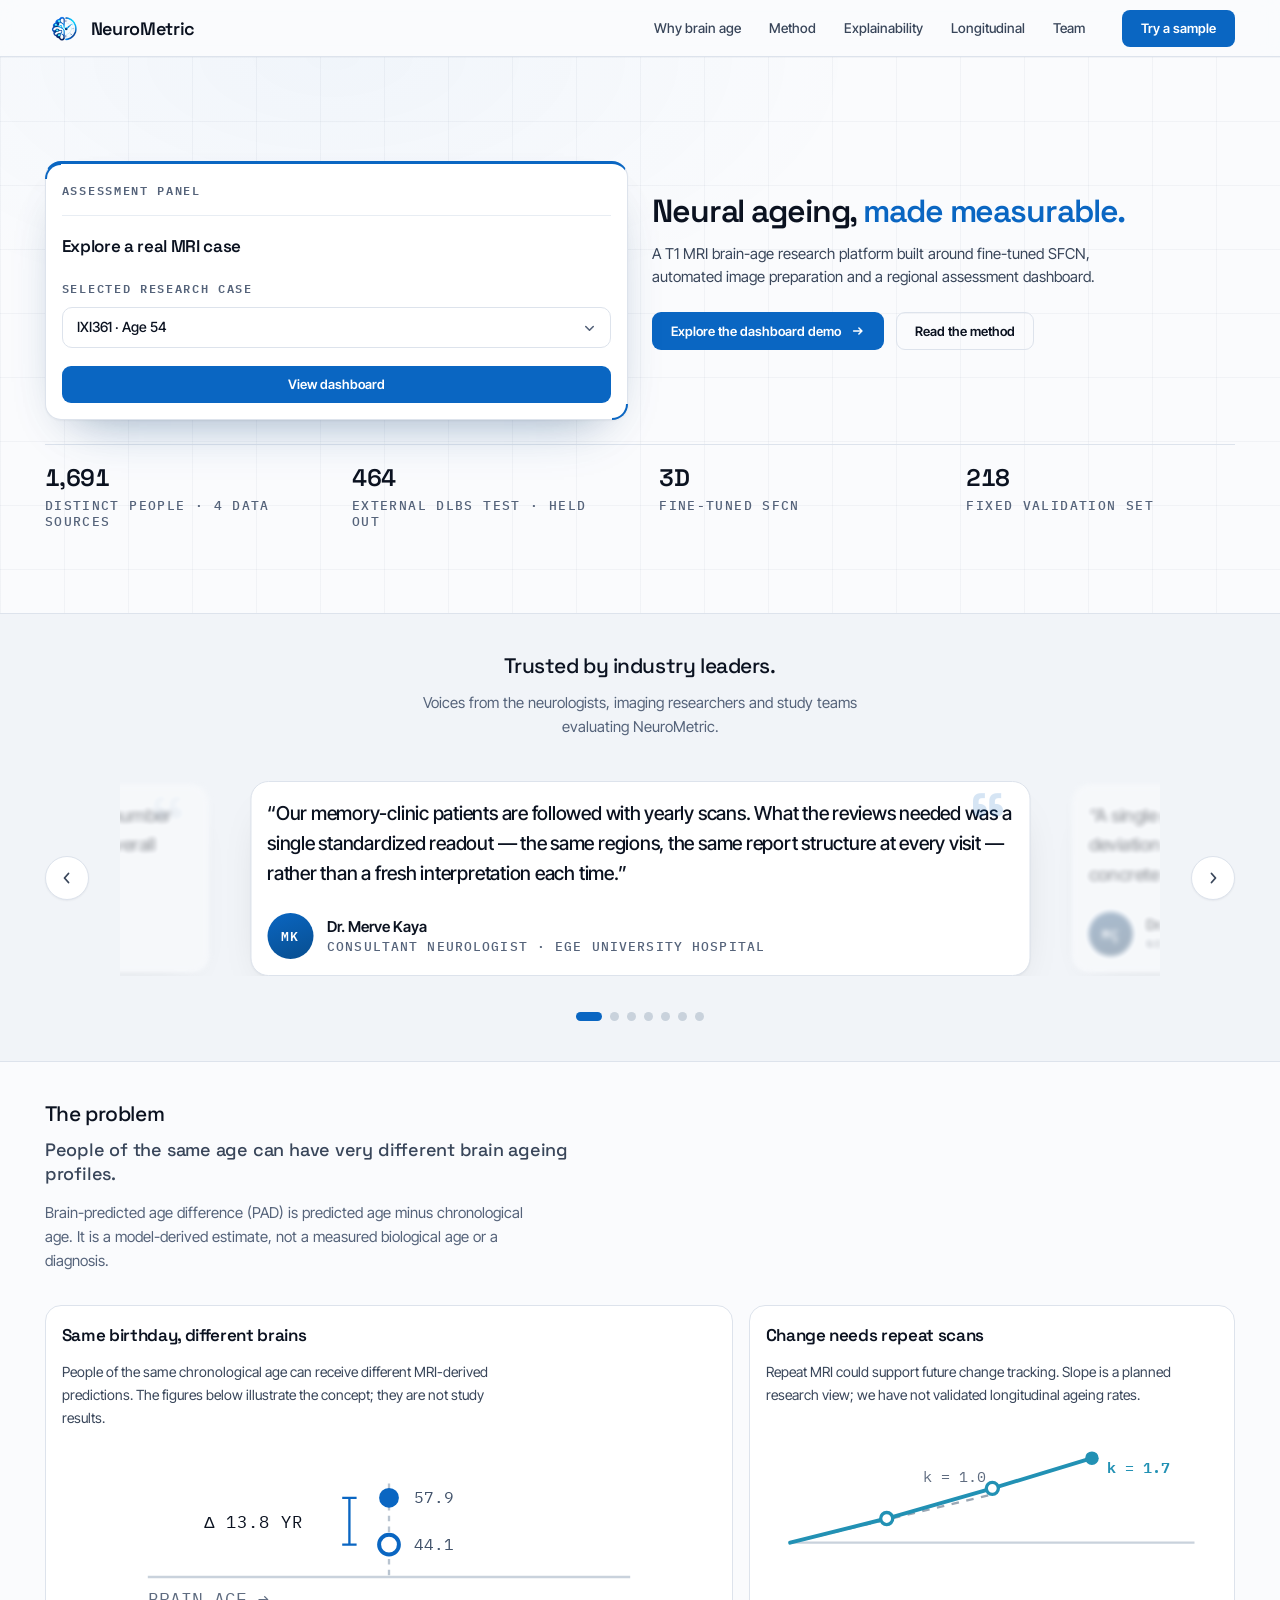
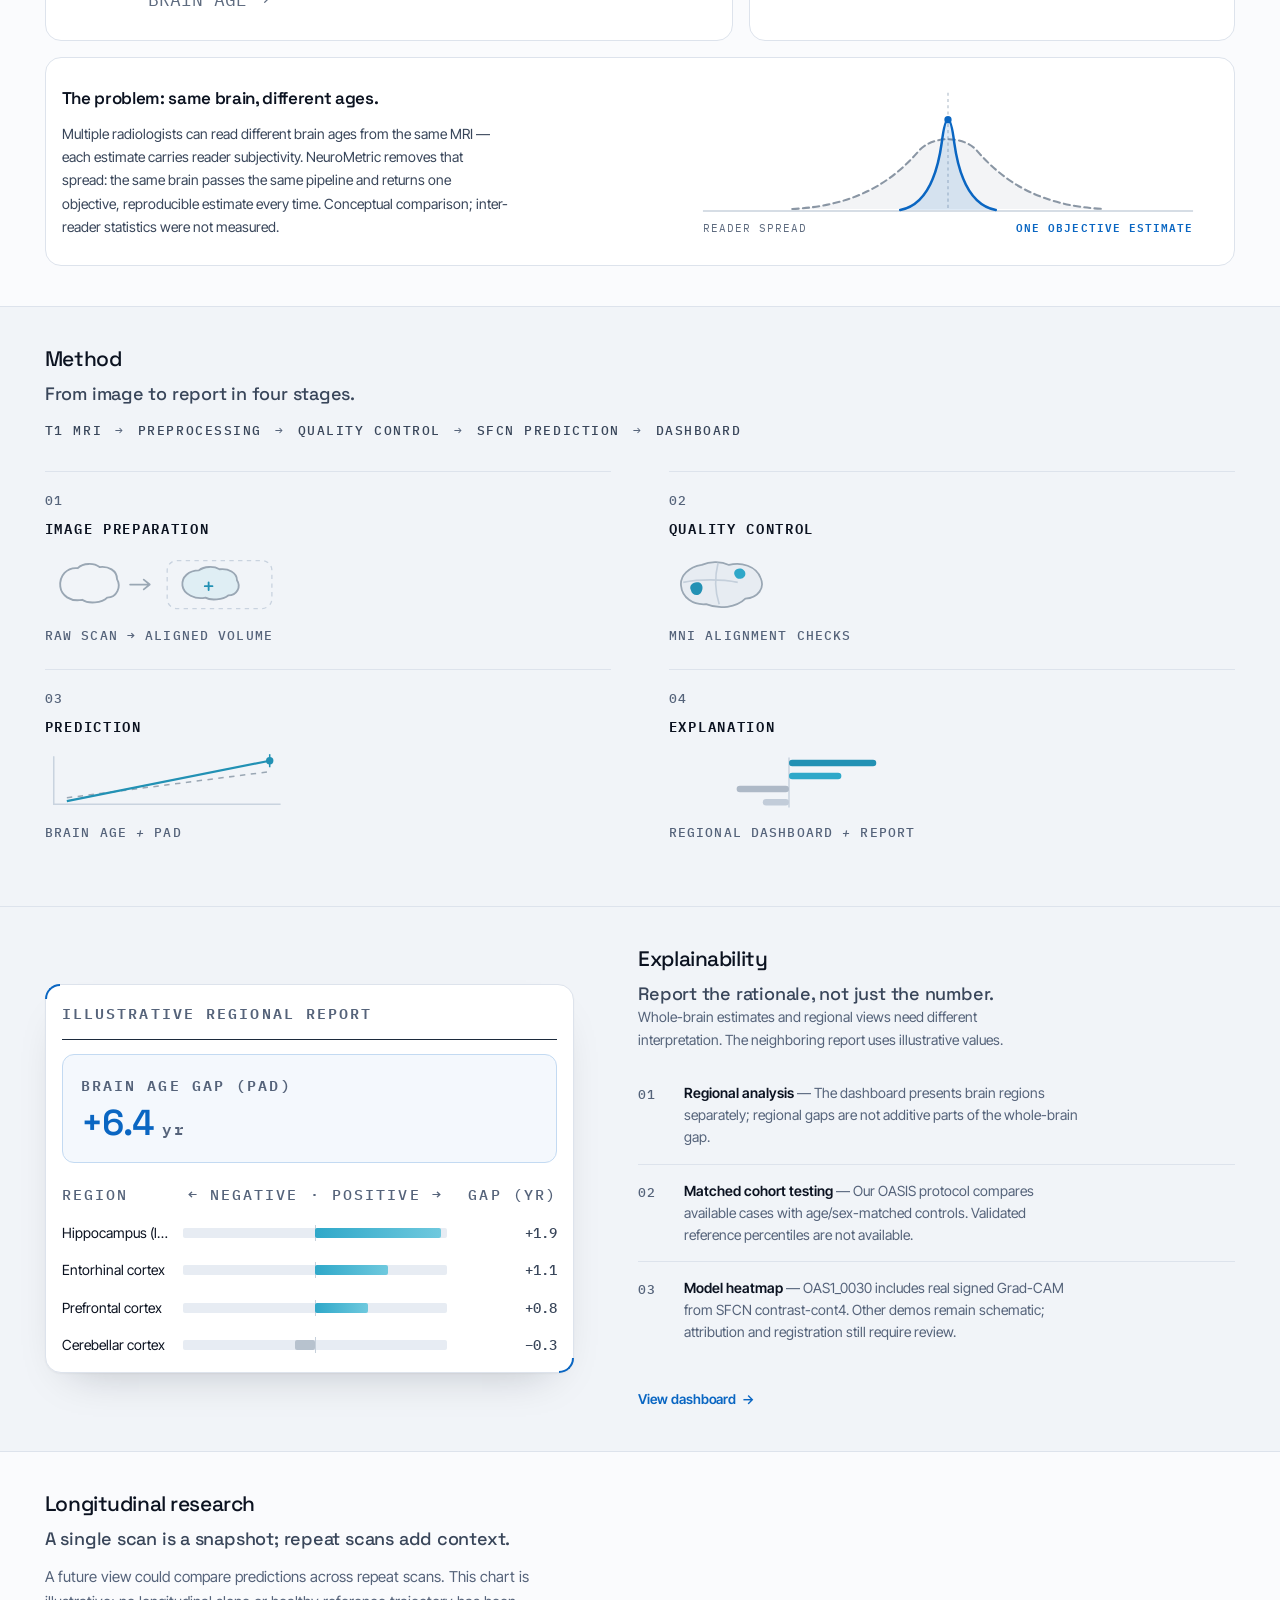
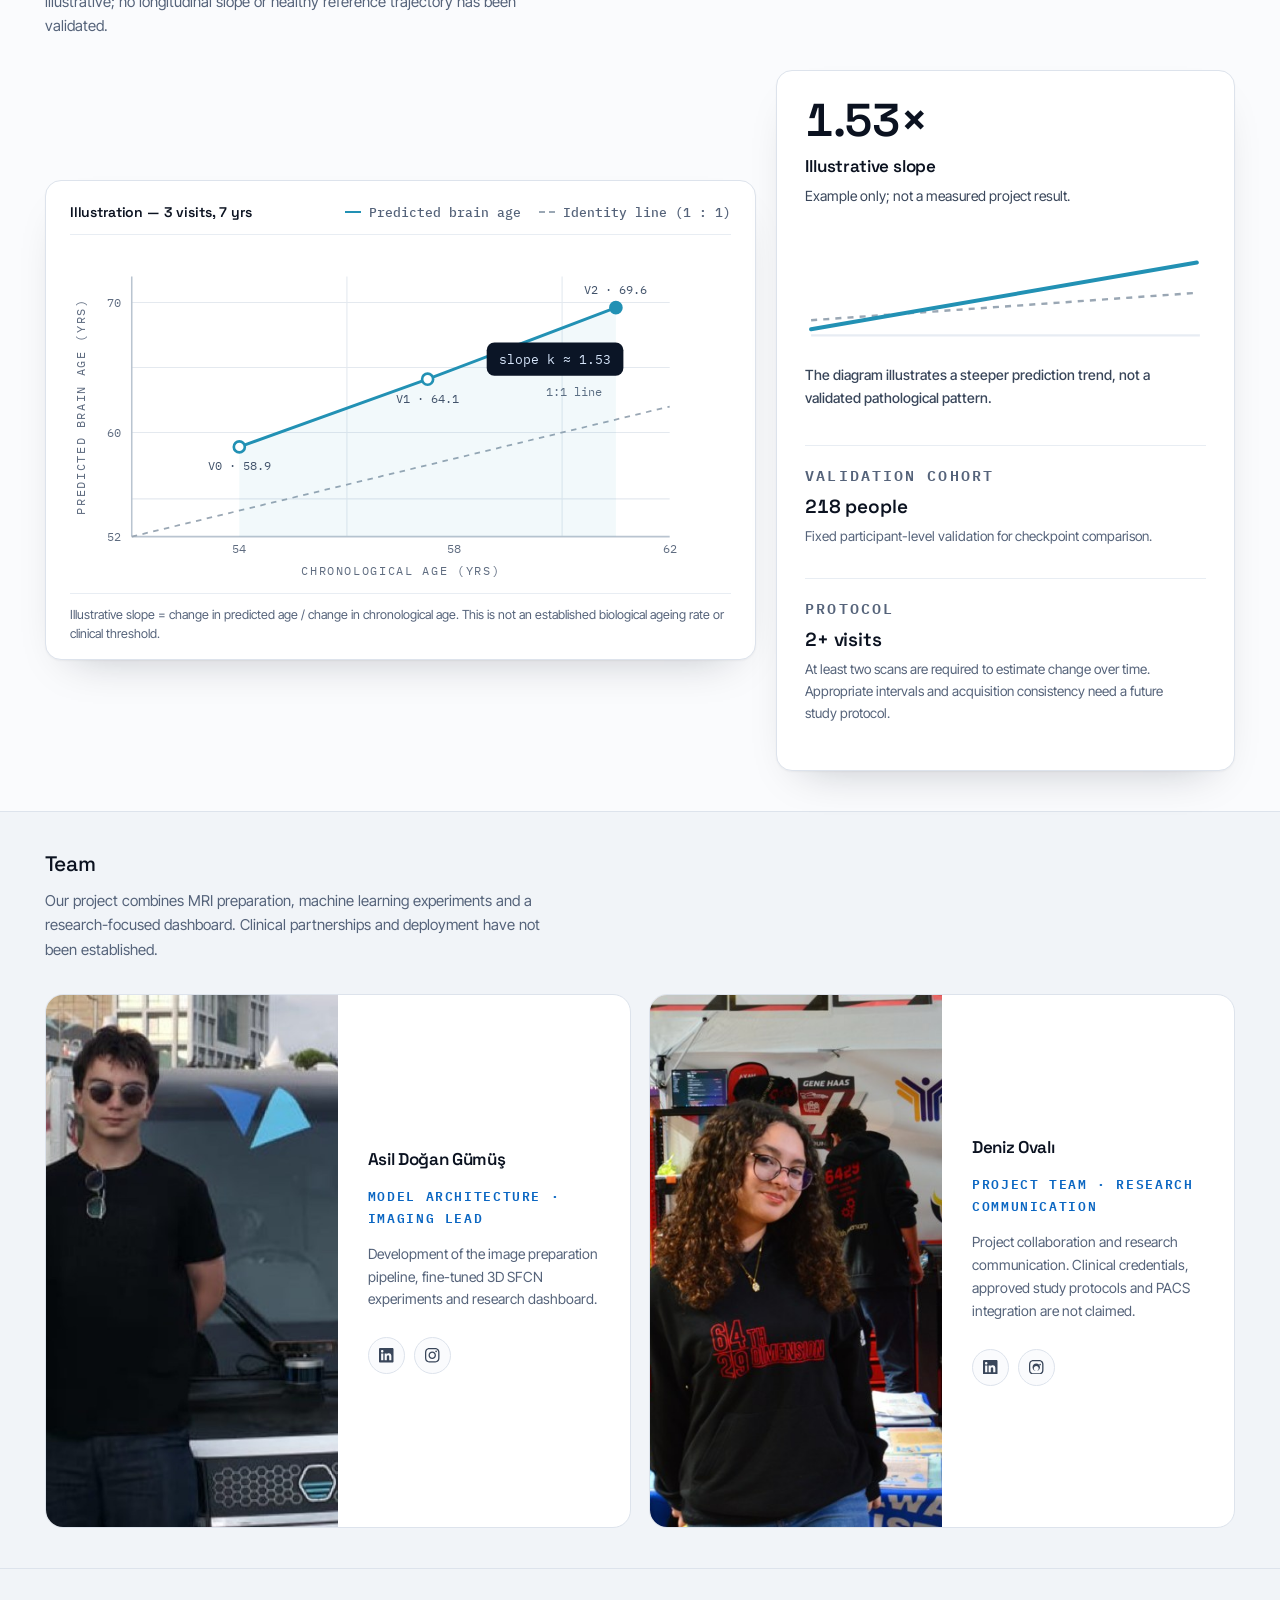
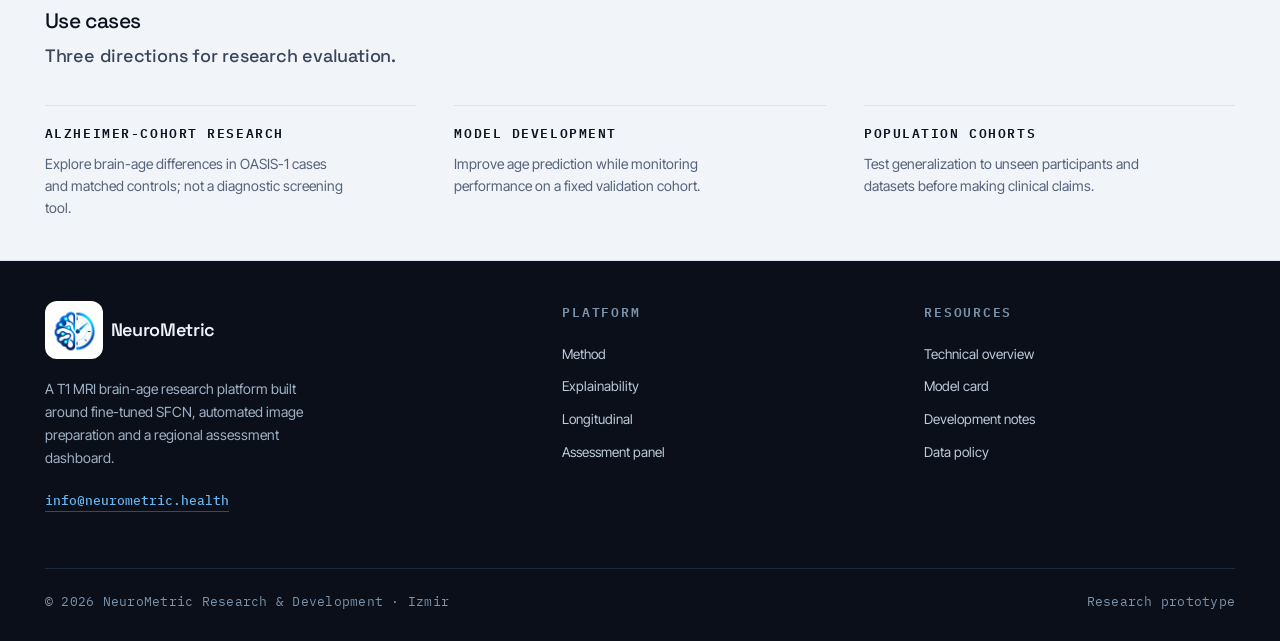
<file: index.html>
<!doctype html>
<html lang="en">
<head>
<meta charset="utf-8">
<meta name="viewport" content="width=device-width, initial-scale=1">
<title>NeuroMetric — MRI-Based Brain Age Assessment Platform</title>
<link rel="icon" type="image/png" sizes="64x64" href="assets/favicon.png">
<link rel="apple-touch-icon" href="assets/favicon.png">
<meta name="description" content="A research prototype for T1 MRI brain-age estimation with fine-tuned SFCN, regional dashboard views and a clearly labeled illustrative demo.">
<meta name="theme-color" content="#FAFBFD">
<link rel="canonical" href="https://neurometric-ruby.vercel.app/">
<meta property="og:type" content="website">
<meta property="og:site_name" content="NeuroMetric">
<meta property="og:url" content="https://neurometric-ruby.vercel.app/">
<meta property="og:title" content="NeuroMetric — MRI-Based Brain Age Assessment Platform">
<meta property="og:description" content="A research prototype for T1 MRI brain-age estimation with fine-tuned SFCN, regional dashboard views and a clearly labeled illustrative demo.">
<meta property="og:image" content="https://neurometric-ruby.vercel.app/assets/og-cover.png">
<meta property="og:image:width" content="1200">
<meta property="og:image:height" content="630">
<meta property="og:image:alt" content="NeuroMetric assessment panel beside the headline “Neural ageing, made measurable.”">
<meta property="og:locale" content="en_US">
<meta name="twitter:card" content="summary_large_image">
<meta name="twitter:title" content="NeuroMetric — MRI-Based Brain Age Assessment Platform">
<meta name="twitter:description" content="A research prototype for T1 MRI brain-age estimation with fine-tuned SFCN, regional dashboard views and a clearly labeled illustrative demo.">
<meta name="twitter:image" content="https://neurometric-ruby.vercel.app/assets/og-cover.png">
<script type="application/ld+json">
{
  "@context": "https://schema.org",
  "@graph": [
    {
      "@type": "Organization",
      "@id": "https://neurometric-ruby.vercel.app/#org",
      "name": "NeuroMetric",
      "url": "https://neurometric-ruby.vercel.app/",
      "logo": "https://neurometric-ruby.vercel.app/assets/logo-mark.png",
      "foundingLocation": { "@type": "Place", "name": "İzmir, Türkiye" },
      "founder": [
        { "@type": "Person", "name": "Asil Doğan Gümüş" },
        { "@type": "Person", "name": "Deniz Ovalı" }
      ]
    },
    {
      "@type": "WebSite",
      "@id": "https://neurometric-ruby.vercel.app/#website",
      "url": "https://neurometric-ruby.vercel.app/",
      "name": "NeuroMetric",
      "publisher": { "@id": "https://neurometric-ruby.vercel.app/#org" }
    },
    {
      "@type": "SoftwareApplication",
      "name": "NeuroMetric",
      "applicationCategory": "HealthApplication",
      "operatingSystem": "Web browser",
      "isAccessibleForFree": true,
      "description": "Research prototype for MRI-based brain-age assessment: standardized estimation from T1 MRI with regional analysis, attention maps and longitudinal tracking.",
      "publisher": { "@id": "https://neurometric-ruby.vercel.app/#org" }
    }
  ]
}
</script>
<link rel="preconnect" href="https://fonts.googleapis.com">
<link rel="preconnect" href="https://fonts.gstatic.com" crossorigin>
<link href="https://fonts.googleapis.com/css2?family=Inter+Tight:wght@400;500;600&family=Space+Grotesk:wght@500;600;700&family=IBM+Plex+Mono:wght@400;500;600&display=swap" rel="stylesheet">
<link rel="stylesheet" href="styles.css">
</head>
<body>
<a class="skip" href="#main">Skip to content</a>

<header class="nav">
  <div class="wrap nav-inner">
    <a class="brand" href="#platform" aria-label="NeuroMetric home">
      <img class="brand-mark" src="assets/logo-mark.png" alt="" width="56" height="56">
      <span class="brand-text">NeuroMetric</span>
    </a>
    <nav class="nav-links" aria-label="Main">
      <a href="#why">Why brain age</a>
      <a href="#method">Method</a>
      <a href="#explain">Explainability</a>
      <a href="#tracking">Longitudinal</a>
      <a href="#team">Team</a>
    </nav>
    <div class="nav-cta">
      <a class="btn btn-primary btn-sm" href="#test">Try a sample</a>
    </div>
    <button class="burger" id="burger" aria-expanded="false" aria-controls="mnav" aria-label="Toggle menu">
      <span></span><span></span><span></span>
    </button>
  </div>
  <div class="mobile-menu" id="mnav" hidden>
    <a href="#why">Why brain age</a>
    <a href="#method">Method</a>
    <a href="#explain">Explainability</a>
    <a href="#tracking">Longitudinal</a>
    <a href="#team">Team</a>
    <a class="btn btn-primary" href="#test" style="justify-content:center">Try a sample</a>
  </div>
</header>

<main id="main">

<!-- ============ HERO: full-bleed, copy left + live panel right ============ -->
<section class="hero" id="platform">
  <div class="wrap hero-grid">
    <div class="hero-copy">
      <h1>Neural ageing, <span class="hl">made measurable.</span></h1>
      <p class="lede">A T1 MRI brain-age research platform built around fine-tuned SFCN, automated image preparation and a regional assessment dashboard.</p>
      <div class="hero-cta">
        <a class="btn btn-primary" href="#test">
          Explore the dashboard demo
          <svg class="ar" viewBox="0 0 16 16" aria-hidden="true"><path d="M3 8h9M9 4.5L12.5 8 9 11.5" fill="none" stroke="currentColor" stroke-width="1.7" stroke-linecap="round" stroke-linejoin="round"/></svg>
        </a>
        <a class="btn btn-ghost" href="#method">Read the method</a>
      </div>
    </div>

    <!-- ASSESSMENT PANEL — pick an illustrative case; no inference runs -->
    <aside class="panel" id="test" aria-label="Assessment panel (preview)">
      <div class="panel-head">
        <span class="panel-label">Assessment panel</span>
      </div>
      <h2 class="panel-title">Explore a real MRI case</h2>

      <div class="case-pick">
        <label class="case-lab" for="caseSel">Selected research case</label>
        <div class="psel-wrap">
          <select id="caseSel" aria-label="Select a real MRI case">
            <option value="ixi170">IXI170 · Age 32</option>
            <option value="ixi361" selected>IXI361 · Age 54</option>
            <option value="ixi566">IXI566 · Age 43</option>
            <option value="dlbs3898">DLBS sub-3898 · Age 70</option>
            <option value="oasis7">OAS2_0007 · Age 71 · Longitudinal patient</option>
          </select>
          <svg class="psel-ar" viewBox="0 0 16 16" aria-hidden="true"><path d="M4 6.4L8 10.4l4-4" fill="none" stroke="currentColor" stroke-width="1.7" stroke-linecap="round" stroke-linejoin="round"/></svg>
        </div>
      </div>

      <div class="panel-foot">
        <a class="btn btn-primary btn-block" id="dashBtn" href="report.html?case=ixi361">View dashboard</a>
      </div>
    </aside>

    <dl class="hero-stats">
      <div class="stat"><b>1,691</b><small>Distinct people · 4 data sources</small></div>
      <div class="stat"><b>464</b><small>External DLBS test · held out</small></div>
      <div class="stat"><b>3D</b><small>Fine-tuned SFCN</small></div>
      <div class="stat"><b>218</b><small>Fixed validation set</small></div>
    </dl>
  </div>
</section>

<!-- ============ TRUST — INDUSTRY TESTIMONIALS ============ -->
<section class="trust">
  <div class="wrap">
    <div class="trust-head rv">
      <h2 class="eyebrow">Trusted by industry leaders.</h2>
      <p class="trust-sub">Voices from the neurologists, imaging researchers and study teams evaluating NeuroMetric.</p>
    </div>

    <div class="tst rv" aria-label="Testimonials">
      <button class="tst-nav" id="tstPrev" type="button" aria-label="Previous quote">
        <svg viewBox="0 0 16 16" aria-hidden="true"><path d="M9.5 3.5L5.5 8l4 4.5" fill="none" stroke="currentColor" stroke-width="1.8" stroke-linecap="round" stroke-linejoin="round"/></svg>
      </button>
      <div class="tst-viewport" id="tstViewport">
        <div class="tst-track" id="tstTrack">
          <figure class="tslide is-active" tabindex="0">
            <blockquote>&ldquo;Our memory-clinic patients are followed with yearly scans. What the reviews needed was a single standardized readout &mdash; the same regions, the same report structure at every visit &mdash; rather than a fresh interpretation each time.&rdquo;</blockquote>
            <figcaption>
              <span class="ta">MK</span>
              <span class="twho"><b>Dr. Merve Kaya</b><i>Consultant Neurologist · Ege University Hospital</i></span>
            </figcaption>
          </figure>
          <figure class="tslide" tabindex="0">
            <blockquote>&ldquo;A single gap figure is easy to dismiss. A report that shows which structures carry the deviation &mdash; and where the model&rsquo;s attention concentrates &mdash; gives our readers something concrete to examine.&rdquo;</blockquote>
            <figcaption>
              <span class="ta">MÇ</span>
              <span class="twho"><b>Dr. M. Çelik</b><i>Neuroradiologist · Marmara University Hospital</i></span>
            </figcaption>
          </figure>
          <figure class="tslide" tabindex="0">
            <blockquote>&ldquo;In cohort work, the measure you track has to be defined the same way at every site and every visit. An age-normalized brain-age slope from one fixed pipeline is the clearest candidate we have for that role.&rdquo;</blockquote>
            <figcaption>
              <span class="ta">SM</span>
              <span class="twho"><b>Sofia Marchetti</b><i>Trial Operations Lead · Quibim</i></span>
            </figcaption>
          </figure>
          <figure class="tslide" tabindex="0">
            <blockquote>&ldquo;Ageing on a scan is something we read subjectively &mdash; two experienced readers rarely land on the same number. One calibrated pipeline replaces that quiet disagreement with a defined figure and an interval you can actually discuss.&rdquo;</blockquote>
            <figcaption>
              <span class="ta">LH</span>
              <span class="twho"><b>Dr. Lena Hartwig</b><i>Consultant Radiologist · Ruhr University Bochum</i></span>
            </figcaption>
          </figure>
          <figure class="tslide" tabindex="0">
            <blockquote>&ldquo;In multi-centre imaging, most of the debate sits in everything around the model &mdash; protocols, motion, corrections. Automated preparation to one common space takes most of that off the table before the estimate is even computed.&rdquo;</blockquote>
            <figcaption>
              <span class="ta">TL</span>
              <span class="twho"><b>Dr. Tomas Lindqvist</b><i>Senior MR Physicist · DRCMR, Copenhagen</i></span>
            </figcaption>
          </figure>
          <figure class="tslide" tabindex="0">
            <blockquote>&ldquo;Our scans span a decade and several scanner generations. A downstream measure that is computed the same way for every scan is really the only way those years stay comparable within one person.&rdquo;</blockquote>
            <figcaption>
              <span class="ta">IS</span>
              <span class="twho"><b>Prof. Ingrid Sørheim</b><i>Senior Researcher · HUNT Study, NTNU</i></span>
            </figcaption>
          </figure>
          <figure class="tslide" tabindex="0">
            <blockquote>&ldquo;Families always ask what the scan actually tells them. A structured report &mdash; one number for the gap, named regions below it &mdash; is much easier to explain honestly than an overall impression.&rdquo;</blockquote>
            <figcaption>
              <span class="ta">AO</span>
              <span class="twho"><b>Dr. Amara Osei</b><i>Geriatrician · Memory Clinic, University Hospital Basel</i></span>
            </figcaption>
          </figure>
        </div>
      </div>
      <button class="tst-nav" id="tstNext" type="button" aria-label="Next quote">
        <svg viewBox="0 0 16 16" aria-hidden="true"><path d="M6.5 3.5l4 4.5-4 4.5" fill="none" stroke="currentColor" stroke-width="1.8" stroke-linecap="round" stroke-linejoin="round"/></svg>
      </button>
      <div class="tst-dots" id="tstDots"></div>
    </div>
  </div>
</section>

<!-- ============ WHY BRAIN AGE — STATEMENT + BENTO ============ -->
<section class="sec" id="why">
  <div class="wrap">
    <div class="sec-head rv">
      <p class="eyebrow">The problem</p>
      <h2 class="statement">People of the same age can have very different brain ageing profiles.</h2>
      <p class="sec-lede">Brain-predicted age difference (PAD) is predicted age minus chronological age. It is a model-derived estimate, not a measured biological age or a diagnosis.</p>
    </div>
    <div class="bento-grid">
      <article class="bcard b7 rv">
        <h3>Same birthday, different brains</h3>
        <p>People of the same chronological age can receive different MRI-derived predictions. The figures below illustrate the concept; they are not study results.</p>
        <svg class="viz" viewBox="0 0 300 96" aria-hidden="true">
          <line x1="16" y1="70" x2="284" y2="70" stroke="#C9D2DC" stroke-width="1.4"/>
          <g font-family="'IBM Plex Mono',monospace" font-size="10" fill="#5F6C80">
            <text x="16" y="86">BRAIN AGE →</text>
          </g>
          <line x1="150" y1="18" x2="150" y2="70" stroke="#B9C4D0" stroke-width="1.3" stroke-dasharray="3 3"/>
          <circle cx="150" cy="26" r="5.5" fill="#0A66C2"/>
          <circle cx="150" cy="52" r="5.5" fill="#fff" stroke="#0A66C2" stroke-width="2.2"/>
          <g font-family="'IBM Plex Mono',monospace" font-size="9" fill="#41526A">
            <text x="164" y="29">57.9</text>
            <text x="164" y="55">44.1</text>
          </g>
          <path d="M128 26 v26" stroke="#0A66C2" stroke-width="1.3"/>
          <path d="M124 26 h8 M124 52 h8" stroke="#0A66C2" stroke-width="1.3"/>
          <text x="102" y="43" text-anchor="end" font-family="'IBM Plex Mono',monospace" font-size="9.5" fill="#0B1220" letter-spacing=".5">Δ 13.8 YR</text>
        </svg>
      </article>
      <article class="bcard b5 rv">
        <h3>Change needs repeat scans</h3>
        <p>Repeat MRI could support future change tracking. Slope is a planned research view; we have not validated longitudinal ageing rates.</p>
        <svg class="viz" viewBox="0 0 300 96" aria-hidden="true">
          <line x1="16" y1="76" x2="284" y2="76" stroke="#C9D2DC" stroke-width="1.4"/>
          <line x1="16" y1="76" x2="150" y2="44" stroke="#9AA7B4" stroke-width="1.6" stroke-dasharray="5 5"/>
          <polyline points="16,76 80,60 150,40 216,20" fill="none" stroke="#2291B4" stroke-width="2.6" stroke-linecap="round"/>
          <circle cx="80" cy="60" r="4" fill="#fff" stroke="#2291B4" stroke-width="2.2"/>
          <circle cx="150" cy="40" r="4" fill="#fff" stroke="#2291B4" stroke-width="2.2"/>
          <circle cx="216" cy="20" r="4.5" fill="#2291B4"/>
          <text x="104" y="36" font-family="'IBM Plex Mono',monospace" font-size="10" fill="#5F6C80">k = 1.0</text>
          <text x="226" y="30" font-family="'IBM Plex Mono',monospace" font-size="10" fill="#2291B4" font-weight="600">k = 1.7</text>
        </svg>
      </article>

      <article class="bcard b12 rv">
        <div class="brow">
          <div>
            <h3>The problem: same brain, different ages.</h3>
            <p>Multiple radiologists can read different brain ages from the same MRI — each estimate carries reader subjectivity. NeuroMetric removes that spread: the same brain passes the same pipeline and returns one objective, reproducible estimate every time. Conceptual comparison; inter-reader statistics were not measured.</p>
          </div>
          <svg class="viz" viewBox="0 0 520 168" aria-hidden="true">
            <!-- same scan, different readers: wide consensus spread vs. the model's one tight estimate -->
            <line x1="24" y1="132" x2="496" y2="132" stroke="#C9D2DC" stroke-width="1.4"/>
            <line x1="260" y1="18" x2="260" y2="132" stroke="#B9C4D0" stroke-width="1.2" stroke-dasharray="3 3"/>
            <path d="M110 130 C 170 127 205 105 232 74 C 245 59 275 59 288 74 C 315 105 350 127 410 130"
                  fill="rgba(138,150,164,.10)" stroke="#8A96A4" stroke-width="2"
                  stroke-dasharray="6 4" stroke-linecap="round"/>
            <path d="M214 131 C 240 126 250 95 254 66 C 256 50 258 44 260 44 C 262 44 264 50 266 66 C 270 95 280 126 306 131"
                  fill="rgba(10,102,194,.13)" stroke="#0A66C2" stroke-width="2.4" stroke-linecap="round"/>
            <circle cx="260" cy="44" r="3.5" fill="#0A66C2"/>
            <g font-family="'IBM Plex Mono',monospace" font-size="10.5" letter-spacing="1">
              <text x="24" y="152" fill="#5F6C80">READER SPREAD</text>
              <text x="496" y="152" fill="#0A66C2" text-anchor="end" font-weight="600">ONE OBJECTIVE ESTIMATE</text>
            </g>
          </svg>
        </div>
      </article>
    </div>
  </div>
</section>

<!-- ============ METHOD ============ -->
<section class="sec sec-band" id="method">
  <div class="wrap">
    <div class="sec-head rv">
      <p class="eyebrow">Method</p>
      <h2 class="statement st2">From image to report in four stages.</h2>
      <p class="pipe">T1 MRI <i>→</i> preprocessing <i>→</i> quality control <i>→</i> SFCN prediction <i>→</i> dashboard</p>
    </div>
    <ol class="stages rv" aria-label="Pipeline stages">
      <li>
        <span class="st-n">01</span>
        <h3>Image preparation</h3>
        <svg class="st-viz" viewBox="0 0 220 56" aria-hidden="true">
          <path d="M14 30 C13 20 20 12 30 13 C35 8 45 8 50 12 C58 11 66 15 66 23 C70 30 66 40 57 40 C52 45 40 46 34 42 C23 44 15 38 14 30 Z" fill="none" stroke="#9AA7B4" stroke-width="1.7"/>
          <path d="M78 28 H96 M90.5 23.5 L96 28 L90.5 32.5" fill="none" stroke="#9AA7B4" stroke-width="1.6" stroke-linecap="round" stroke-linejoin="round"/>
          <rect x="112" y="6" width="96" height="44" rx="9" fill="none" stroke="#C9D3DF" stroke-width="1.2" stroke-dasharray="4 4"/>
          <path d="M126 29 C125 21 132 15 141 15 C146 11 155 11 160 14 C168 13 176 17 176 24 C180 30 176 38 168 38 C163 42 152 43 147 40 C138 42 127 37 126 29 Z" fill="#DFEEF4" stroke="#9AA7B4" stroke-width="1.7"/>
          <path d="M150 26 V33 M146.5 29.5 H153.5" fill="none" stroke="#2291B4" stroke-width="1.7" stroke-linecap="round"/>
        </svg>
        <p class="st-cap">Raw scan <i>→</i> aligned volume</p>
      </li>
      <li>
        <span class="st-n">02</span>
        <h3>Quality control</h3>
        <svg class="st-viz" viewBox="0 0 220 56" aria-hidden="true">
          <path d="M30 10 C18 12 10 20 11 29 C12 40 22 47 34 46 C46 51 62 49 70 41 C82 40 88 31 84 22 C80 11 66 7 55 10 C47 6 37 7 30 10 Z" fill="#E7ECF2" stroke="#9AA7B4" stroke-width="1.6"/>
          <path d="M45 8 C42 20 42 34 46 46" fill="none" stroke="#C4CFDB" stroke-width="1.5"/>
          <path d="M13 26 C28 23 48 23 63 26" fill="none" stroke="#C4CFDB" stroke-width="1.5"/>
          <path d="M20 33 C18 29 22 25 27 26 C31 27 32 32 29 36 C26 39 21 38 20 33 Z" fill="#2291B4"/>
          <path d="M62 14 C65 12 70 14 70 18 C70 22 65 24 62 22 C59 19 59 16 62 14 Z" fill="#2FA8C9"/>
        </svg>
        <p class="st-cap">MNI alignment checks</p>
      </li>
      <li>
        <span class="st-n">03</span>
        <h3>Prediction</h3>
        <svg class="st-viz" viewBox="0 0 220 56" aria-hidden="true">
          <path d="M8 4 V48 H216" fill="none" stroke="#C9D3DF" stroke-width="1.4"/>
          <path d="M20 42 L206 18" fill="none" stroke="#9AA7B4" stroke-width="1.4" stroke-dasharray="5 5"/>
          <path d="M20 45 L206 8" fill="none" stroke="#2291B4" stroke-width="2"/>
          <path d="M206 2 V14" stroke="#2291B4" stroke-width="1.4"/>
          <circle cx="206" cy="8" r="3.4" fill="#2291B4"/>
        </svg>
        <p class="st-cap">Brain age <i>+</i> PAD</p>
      </li>
      <li>
        <span class="st-n">04</span>
        <h3>Explanation</h3>
        <svg class="st-viz" viewBox="0 0 220 56" aria-hidden="true">
          <path d="M110 5 V51" stroke="#C9D3DF" stroke-width="1.4"/>
          <rect x="110" y="7" width="80" height="6" rx="3" fill="#2291B4"/>
          <rect x="110" y="19" width="48" height="6" rx="3" fill="#2FA8C9"/>
          <rect x="62" y="31" width="48" height="6" rx="3" fill="#AEB9C7"/>
          <rect x="86" y="43" width="24" height="6" rx="3" fill="#C2CCD9"/>
        </svg>
        <p class="st-cap">Regional dashboard <i>+</i> report</p>
      </li>
    </ol>
  </div>
</section>

<!-- ============ EXPLAINABILITY — DARK, FULL BLEED ============ -->
<section class="dash" id="explain">
  <div class="wrap dash-grid">
    <figure class="report rv" aria-label="Sample assessment report">
      <figcaption class="report-head">
        <span>Illustrative regional report</span>
      </figcaption>
      <div class="pad-wrap">
        <span class="pad-label">Brain age gap (PAD)</span>
        <span class="pad-val">+6.4<span class="pad-unit">yr</span></span>
      </div>
      <div class="bars">
        <div class="bars-cols" aria-hidden="true"><span>Region</span><span>← negative · positive →</span><span>Gap (yr)</span></div>
        <div class="bar"><span class="bar-label">Hippocampus (left)</span><span class="bar-track"><i class="tick"></i><i class="pos" style="--w:47.5%"></i></span><span class="bar-val">+1.9</span></div>
        <div class="bar"><span class="bar-label">Entorhinal cortex</span><span class="bar-track"><i class="tick"></i><i class="pos" style="--w:27.5%"></i></span><span class="bar-val">+1.1</span></div>
        <div class="bar"><span class="bar-label">Prefrontal cortex</span><span class="bar-track"><i class="tick"></i><i class="pos" style="--w:20%"></i></span><span class="bar-val">+0.8</span></div>
        <div class="bar"><span class="bar-label">Cerebellar cortex</span><span class="bar-track"><i class="tick"></i><i class="neg" style="--w:7.5%"></i></span><span class="bar-val">−0.3</span></div>
      </div>
    </figure>

    <div class="dash-copy rv">
      <p class="eyebrow">Explainability</p>
      <h2 class="statement">Report the rationale, not just the number.</h2>
      <p class="dash-lede">Whole-brain estimates and regional views need different interpretation. The neighboring report uses illustrative values.</p>
      <ol class="dnotes">
        <li><span class="dn-n" aria-hidden="true">01</span>
          <p class="dn"><b>Regional analysis</b> — The dashboard presents brain regions separately; regional gaps are not additive parts of the whole-brain gap.</p></li>
        <li><span class="dn-n" aria-hidden="true">02</span>
          <p class="dn"><b>Matched cohort testing</b> — Our OASIS protocol compares available cases with age/sex-matched controls. Validated reference percentiles are not available.</p></li>
        <li><span class="dn-n" aria-hidden="true">03</span>
          <p class="dn"><b>Model heatmap</b> — OAS1_0030 includes real signed Grad-CAM from SFCN contrast-cont4. Other demos remain schematic; attribution and registration still require review.</p></li>
      </ol>
      <a class="viewlink" href="report.html?case=ixi361">View dashboard <span class="ar" aria-hidden="true">→</span></a>
    </div>
  </div>
</section>

<!-- ============ LONGITUDINAL TRACKING ============ -->
<section class="sec" id="tracking">
  <div class="wrap">
    <div class="sec-head rv">
      <p class="eyebrow">Longitudinal research</p>
      <h2 class="statement st2">A single scan is a snapshot; repeat scans add context.</h2>
      <p class="sec-lede">A future view could compare predictions across repeat scans. This chart is illustrative; no longitudinal slope or healthy reference trajectory has been validated.</p>
    </div>
    <div class="long-grid">
      <figure class="chart rv" aria-label="Longitudinal trajectory chart">
        <div class="chart-top">
          <span class="chart-title">Illustration — 3 visits, 7 yrs</span>
          <span class="legend"><i class="sw sw-a"></i>Predicted brain age</span>
          <span class="legend"><i class="sw sw-b"></i>Identity line (1 : 1)</span>
        </div>
        <svg class="lg-chart" viewBox="0 0 600 300" role="img" aria-label="Predicted brain age versus chronological age; the gap widens across visits">
          <g stroke="#E4E9EF" stroke-width="1">
            <line x1="56" y1="225.8" x2="544" y2="225.8"/>
            <line x1="56" y1="165.6" x2="544" y2="165.6"/>
            <line x1="56" y1="106.6" x2="544" y2="106.6"/>
            <line x1="56" y1="47.6"  x2="544" y2="47.6"/>
            <line x1="251.2" y1="24" x2="251.2" y2="260"/>
            <line x1="446.4" y1="24" x2="446.4" y2="260"/>
          </g>
          <line x1="56" y1="260" x2="544" y2="260" stroke="#B9C4D0" stroke-width="1.4"/>
          <line x1="56" y1="24" x2="56" y2="260" stroke="#B9C4D0" stroke-width="1.4"/>
          <g font-family="'IBM Plex Mono',monospace" font-size="11" fill="#5F6C80">
            <text x="153.6" y="275" text-anchor="middle">54</text>
            <text x="348.8" y="275" text-anchor="middle">58</text>
            <text x="544" y="275" text-anchor="middle">62</text>
            <text x="46" y="264" text-anchor="end">52</text>
            <text x="46" y="169.6" text-anchor="end">60</text>
            <text x="46" y="51.6" text-anchor="end">70</text>
          </g>
          <text x="300" y="295" text-anchor="middle" font-family="'IBM Plex Mono',monospace" font-size="11" fill="#5F6C80" letter-spacing="1.5">CHRONOLOGICAL AGE (YRS)</text>
          <text x="14" y="142" font-family="'IBM Plex Mono',monospace" font-size="11" fill="#5F6C80" letter-spacing="1.5" transform="rotate(-90 14 142)" text-anchor="middle">PREDICTED BRAIN AGE (YRS)</text>
          <line x1="56" y1="260" x2="544" y2="142" stroke="#9AA7B4" stroke-width="1.6" stroke-dasharray="5 5"/>
          <text x="432" y="132" font-family="'IBM Plex Mono',monospace" font-size="11" fill="#5F6C80">1:1 line</text>
          <polygon points="153.6,178.6 324.4,117.2 495.2,52.3 495.2,260 153.6,260" fill="#2291B4" opacity=".06"/>
          <polyline points="153.6,178.6 324.4,117.2 495.2,52.3" fill="none" stroke="#2291B4" stroke-width="2.6" stroke-linecap="round"/>
          <g>
            <circle cx="153.6" cy="178.6" r="5" fill="#fff" stroke="#2291B4" stroke-width="2.4"/>
            <circle cx="324.4" cy="117.2" r="5" fill="#fff" stroke="#2291B4" stroke-width="2.4"/>
            <circle cx="495.2" cy="52.3" r="5" fill="#2291B4" stroke="#2291B4" stroke-width="2.4"/>
          </g>
          <g font-family="'IBM Plex Mono',monospace" font-size="10.5" fill="#41526A">
            <text x="153.6" y="200" text-anchor="middle">V0 · 58.9</text>
            <text x="324.4" y="139" text-anchor="middle">V1 · 64.1</text>
            <text x="495.2" y="40" text-anchor="middle">V2 · 69.6</text>
          </g>
          <g>
            <rect x="378" y="84" width="124" height="30" rx="7" fill="#0B1526"/>
            <text x="440" y="103" text-anchor="middle" font-family="'IBM Plex Mono',monospace" font-size="11.5" fill="#D6E5FA">slope k ≈ 1.53</text>
          </g>
        </svg>
        <figcaption class="chart-foot">Illustrative slope = change in predicted age / change in chronological age. This is not an established biological ageing rate or clinical threshold.</figcaption>
      </figure>
      <aside class="keyfig rv" aria-label="Key figures">
        <div class="kf-hero">
          <b class="kf-big">1.53×</b>
          <span class="kf-cap">Illustrative slope</span>
          <p class="kf-sub">Example only; not a measured project result.</p>
          <svg class="kf-mini" viewBox="0 0 264 84" aria-label="Observed brain-age progression, steeper than the expected reference slope">
            <line x1="4" y1="74" x2="260" y2="74" stroke="#E7ECF3" stroke-width="1.4"/>
            <line x1="4" y1="64" x2="258" y2="46" stroke="#9AA7B4" stroke-width="1.6" stroke-dasharray="4 4"/>
            <line x1="4" y1="70" x2="258" y2="26" stroke="#2291B4" stroke-width="2.6" stroke-linecap="round"/>
          </svg>
          <p class="kf-desc">The diagram illustrates a steeper prediction trend, not a validated pathological pattern.</p>
        </div>
        <div class="kf-mrow">
          <span class="kfr-k">Validation cohort</span>
          <b class="kfr-v">218 people</b>
          <p class="kfr-x">Fixed participant-level validation for checkpoint comparison.</p>
        </div>
        <div class="kf-mrow">
          <span class="kfr-k">Protocol</span>
          <b class="kfr-v">2+ visits</b>
          <p class="kfr-x">At least two scans are required to estimate change over time. Appropriate intervals and acquisition consistency need a future study protocol.</p>
        </div>
      </aside>
    </div>
  </div>
</section>

<!-- ============ TEAM ============ -->
<section class="sec sec-band" id="team">
  <div class="wrap">
    <div class="sec-head rv">
      <p class="eyebrow">Team</p>
      <p class="sec-lede">Our project combines MRI preparation, machine learning experiments and a research-focused dashboard. Clinical partnerships and deployment have not been established.</p>
    </div>
    <div class="team-grid">
      <article class="tcard rv">
        <div class="twrap"><img class="tphoto tasil" src="assets/team-asil.jpg" alt="Asil Doğan Gümüş" width="610" height="800" loading="lazy"></div>
        <div class="tinfo">
          <h3>Asil Doğan Gümüş</h3>
          <p class="role">Model architecture · Imaging lead</p>
          <p class="tbio">Development of the image preparation pipeline, fine-tuned 3D SFCN experiments and research dashboard.</p>
          <div class="tsoc">
            <a href="https://www.linkedin.com/in/asil-do%C4%9Fan-g%C3%BCm%C3%BC%C5%9F-316291285/" target="_blank" rel="noopener" aria-label="LinkedIn — Asil Doğan Gümüş"><svg viewBox="0 0 24 24" aria-hidden="true"><path fill="currentColor" d="M20.447 20.452h-3.554v-5.569c0-1.328-.027-3.037-1.852-3.037-1.853 0-2.136 1.445-2.136 2.939v5.667H9.351V9h3.414v1.561h.046c.477-.9 1.637-1.851 3.37-1.851 3.601 0 4.267 2.37 4.267 5.455v6.287zM5.337 7.433c-1.144 0-2.063-.926-2.063-2.065 0-1.138.92-2.063 2.063-2.063 1.14 0 2.063.925 2.063 2.063 0 1.139-.925 2.065-2.063 2.065zm1.782 13.019H3.555V9h3.564v11.452zM22.225 0H1.771C.792 0 0 .774 0 1.729v20.542C0 23.227.792 24 1.771 24h20.451C23.2 24 24 23.227 24 22.271V1.729C24 .774 23.2 0 22.225 0z"/></svg></a>
            <a href="https://instagram.com/asildgm" target="_blank" rel="noopener" aria-label="Instagram — Asil Doğan Gümüş"><svg viewBox="0 0 24 24" aria-hidden="true"><path fill="currentColor" d="M12 0C8.74 0 8.333.015 7.053.072 5.775.132 4.905.333 4.14.63c-.789.306-1.459.717-2.126 1.384S.935 3.35.63 4.14C.333 4.905.131 5.775.072 7.053.012 8.333 0 8.74 0 12s.015 3.667.072 4.947c.06 1.277.261 2.148.558 2.913.306.788.717 1.459 1.384 2.126.667.666 1.336 1.079 2.126 1.384.766.296 1.636.499 2.913.558C8.333 23.988 8.74 24 12 24s3.667-.015 4.947-.072c1.277-.06 2.148-.262 2.913-.558.788-.306 1.459-.718 2.126-1.384.666-.667 1.079-1.335 1.384-2.126.296-.765.499-1.636.558-2.913.06-1.28.072-1.687.072-4.947s-.015-3.667-.072-4.947c-.06-1.277-.262-2.149-.558-2.913-.306-.789-.718-1.459-1.384-2.126C21.319 1.347 20.651.935 19.86.63c-.765-.297-1.636-.499-2.913-.558C15.667.012 15.26 0 12 0zm0 2.16c3.203 0 3.585.016 4.85.071 1.17.055 1.805.249 2.227.415.562.217.958.477 1.382.895.419.42.679.819.896 1.381.164.422.36 1.057.413 2.227.057 1.266.07 1.646.07 4.85s-.015 3.585-.074 4.85c-.061 1.17-.256 1.805-.421 2.227-.224.562-.479.96-.899 1.382-.419.42-.824.679-1.38.896-.42.164-1.065.36-2.235.413-1.274.057-1.649.07-4.859.07-3.211 0-3.586-.015-4.859-.074-1.171-.061-1.816-.256-2.236-.421-.569-.224-.96-.479-1.379-.899-.421-.419-.69-.824-.9-1.38-.165-.42-.359-1.065-.42-2.235-.045-1.26-.061-1.649-.061-4.844 0-3.196.016-3.586.061-4.861.061-1.17.255-1.814.42-2.234.21-.57.479-.96.9-1.381.419-.419.81-.689 1.379-.898.42-.166 1.051-.361 2.221-.421 1.275-.045 1.65-.06 4.859-.06l.045.03zm0 3.678c-3.405 0-6.162 2.76-6.162 6.162 0 3.405 2.76 6.162 6.162 6.162 3.405 0 6.162-2.76 6.162-6.162 0-3.405-2.76-6.162-6.162-6.162zM12 16c-2.21 0-4-1.79-4-4s1.79-4 4-4 4 1.79 4 4-1.79 4-4 4zm7.846-10.405c0 .795-.646 1.44-1.44 1.44-.795 0-1.44-.646-1.44-1.44 0-.794.646-1.439 1.44-1.439.793-.001 1.44.645 1.44 1.439z"/></svg></a>
          </div>
        </div>
      </article>
      <article class="tcard rv">
        <img class="tphoto" src="assets/team-deniz.jpg" alt="Deniz Ovalı" width="455" height="602" loading="lazy">
        <div class="tinfo">
          <h3>Deniz Ovalı</h3>
          <p class="role">Project team · Research communication</p>
          <p class="tbio">Project collaboration and research communication. Clinical credentials, approved study protocols and PACS integration are not claimed.</p>
          <div class="tsoc">
            <a href="https://www.linkedin.com/in/deniz-oval%C4%B1-4751b4326/" target="_blank" rel="noopener" aria-label="LinkedIn — Deniz Ovalı"><svg viewBox="0 0 24 24" aria-hidden="true"><path fill="currentColor" d="M20.447 20.452h-3.554v-5.569c0-1.328-.027-3.037-1.852-3.037-1.853 0-2.136 1.445-2.136 2.939v5.667H9.351V9h3.414v1.561h.046c.477-.9 1.637-1.851 3.37-1.851 3.601 0 4.267 2.37 4.267 5.455v6.287zM5.337 7.433c-1.144 0-2.063-.926-2.063-2.065 0-1.138.92-2.063 2.063-2.063 1.14 0 2.063.925 2.063 2.063 0 1.139-.925 2.065-2.063 2.065zm1.782 13.019H3.555V9h3.564v11.452zM22.225 0H1.771C.792 0 0 .774 0 1.729v20.542C0 23.227.792 24 1.771 24h20.451C23.2 24 24 23.227 24 22.271V1.729C24 .774 23.2 0 22.225 0z"/></svg></a>
            <a href="https://www.instagram.com/denizovali_/" target="_blank" rel="noopener" aria-label="Instagram — Deniz Ovalı"><svg viewBox="0 0 24 24" aria-hidden="true"><path fill="currentColor" d="M12 0C8.74 0 8.333.015 7.053.072 5.775.132 4.905.333 4.14.63c-.789.306-1.459.717-2.126 1.384S.935 3.35.63 4.14C.333 4.905.131 5.775.072 7.053.012 8.333 0 8.74 0 12s.015 3.667.072 4.947c.06 1.277.261 2.148.558 2.913.306.788.717 1.459 1.384 2.126.667.666 1.336 1.079 2.126 1.384.766.296 1.636.499 2.913.558C8.333 23.988 8.74 24 12 24s3.667-.015 4.947-.072c1.277-.06 2.148-.262 2.913-.558.788-.306 1.459-.718 2.126-1.384.666-.667 1.079-1.335 1.384-2.126.296-.765.499-1.636.558-2.913.06-1.28.072-1.687.072-4.947s-.015-3.667-.072-4.947c-.06-1.277-.262-2.149-.558-2.913-.306-.789-.718-1.459-1.384-2.126C21.319 1.347 20.651.935 19.86.63c-.765-.297-1.636-.499-2.913-.558C15.667.012 15.26 0 12 0zm0 2.16c3.203 0 3.585.016 4.85.071 1.17.055 1.805.249 2.227.415.562.217.96.477 1.382.896.419.42.679.819.896 1.381.164.422.36 1.057.413 2.227.057 1.266.07 1.646.07 4.85s-.015 3.585-.074 4.85c-.061 1.17-.256 1.805-.421 2.227-.224.562-.479.96-.899 1.382-.419.419-.824.679-1.38.896-.42.164-1.065.36-2.235.413-1.274.057-1.649.07-4.859.07-3.211 0-3.586-.015-4.859-.074-1.171-.061-1.816-.256-2.236-.421-.569-.224-.96-.479-1.379-.899-.421-.419-.69-.824-.9-1.38-.165-.42-.359-1.065-.42-2.235-.045-1.26-.061-1.649-.061-4.844 0-3.196.016-3.586.061-4.861.061-1.17.255-1.814.42-2.234.21-.57.479-.96.9-1.381.419-.419.81-.689 1.379-.898.42-.166 1.051-.361 2.221-.421 1.275-.045 1.65-.06 4.859-.06l.045.03zm0 3.678c-3.405 0-6.162 2.76-6.162 6.162 0 3.405 2.76 6.162 6.162 6.162 3.405 0 6.162-2.76 6.162-6.162 0-3.405-2.76-6.162-6.162-6.162zM12 18c-2.21 0-4-1.79-4-4s1.79-4 4-4 4 1.79 4 4-1.79 4-4 4zm7.846-10.405c0 .795-.646 1.44-1.44 1.44-.795 0-1.44-.646-1.44-1.44 0-.794.646-1.439 1.44-1.439.793-.001 1.44.645 1.44 1.439z"/></svg></a>
          </div>
        </div>
      </article>
    </div>
  </div>
</section>

<!-- ============ USE CASES ============ -->
<section class="usecases">
  <div class="wrap">
    <div class="sec-head rv">
      <p class="eyebrow">Use cases</p>
      <h2 class="statement st2">Three directions for research evaluation.</h2>
    </div>
    <div class="use-grid">
      <div class="use rv">
        <span class="use-k">Alzheimer-cohort research</span>
        <p>Explore brain-age differences in OASIS-1 cases and matched controls; not a diagnostic screening tool.</p>
      </div>
      <div class="use rv">
        <span class="use-k">Model development</span>
        <p>Improve age prediction while monitoring performance on a fixed validation cohort.</p>
      </div>
      <div class="use rv">
        <span class="use-k">Population cohorts</span>
        <p>Test generalization to unseen participants and datasets before making clinical claims.</p>
      </div>
    </div>
  </div>
</section>

</main>

<!-- ============ FOOTER ============ -->
<footer class="foot" id="contact">
  <div class="wrap">
    <div class="foot-grid">
      <div class="fbrand">
        <a class="brand" href="#platform">
          <img class="brand-mark" src="assets/logo-mark.png" alt="" width="58" height="58">
          <span class="brand-text">NeuroMetric</span>
        </a>
        <p class="fdesc">A T1 MRI brain-age research platform built around fine-tuned SFCN, automated image preparation and a regional assessment dashboard.</p>
        <a class="fmail" href="mailto:info@neurometric.health">info@neurometric.health</a>
      </div>
      <div class="fcol">
        <h4>Platform</h4>
        <a href="#method">Method</a>
        <a href="#explain">Explainability</a>
        <a href="#tracking">Longitudinal</a>
        <a href="#test">Assessment panel</a>
      </div>
      <div class="fcol">
        <h4>Resources</h4>
        <a href="resources.html#model-card">Technical overview</a>
        <a href="resources.html#model-card">Model card</a>
        <a href="resources.html#releases">Development notes</a>
        <a href="resources.html#data">Data policy</a>
      </div>
    </div>
    <div class="foot-bottom">
      <span>© <span id="yil">2026</span> NeuroMetric Research &amp; Development · Izmir</span>
      <span class="foot-vid">Research prototype</span>
    </div>
  </div>
</footer>

<script src="app.js"></script>
</body>
</html>
</file>
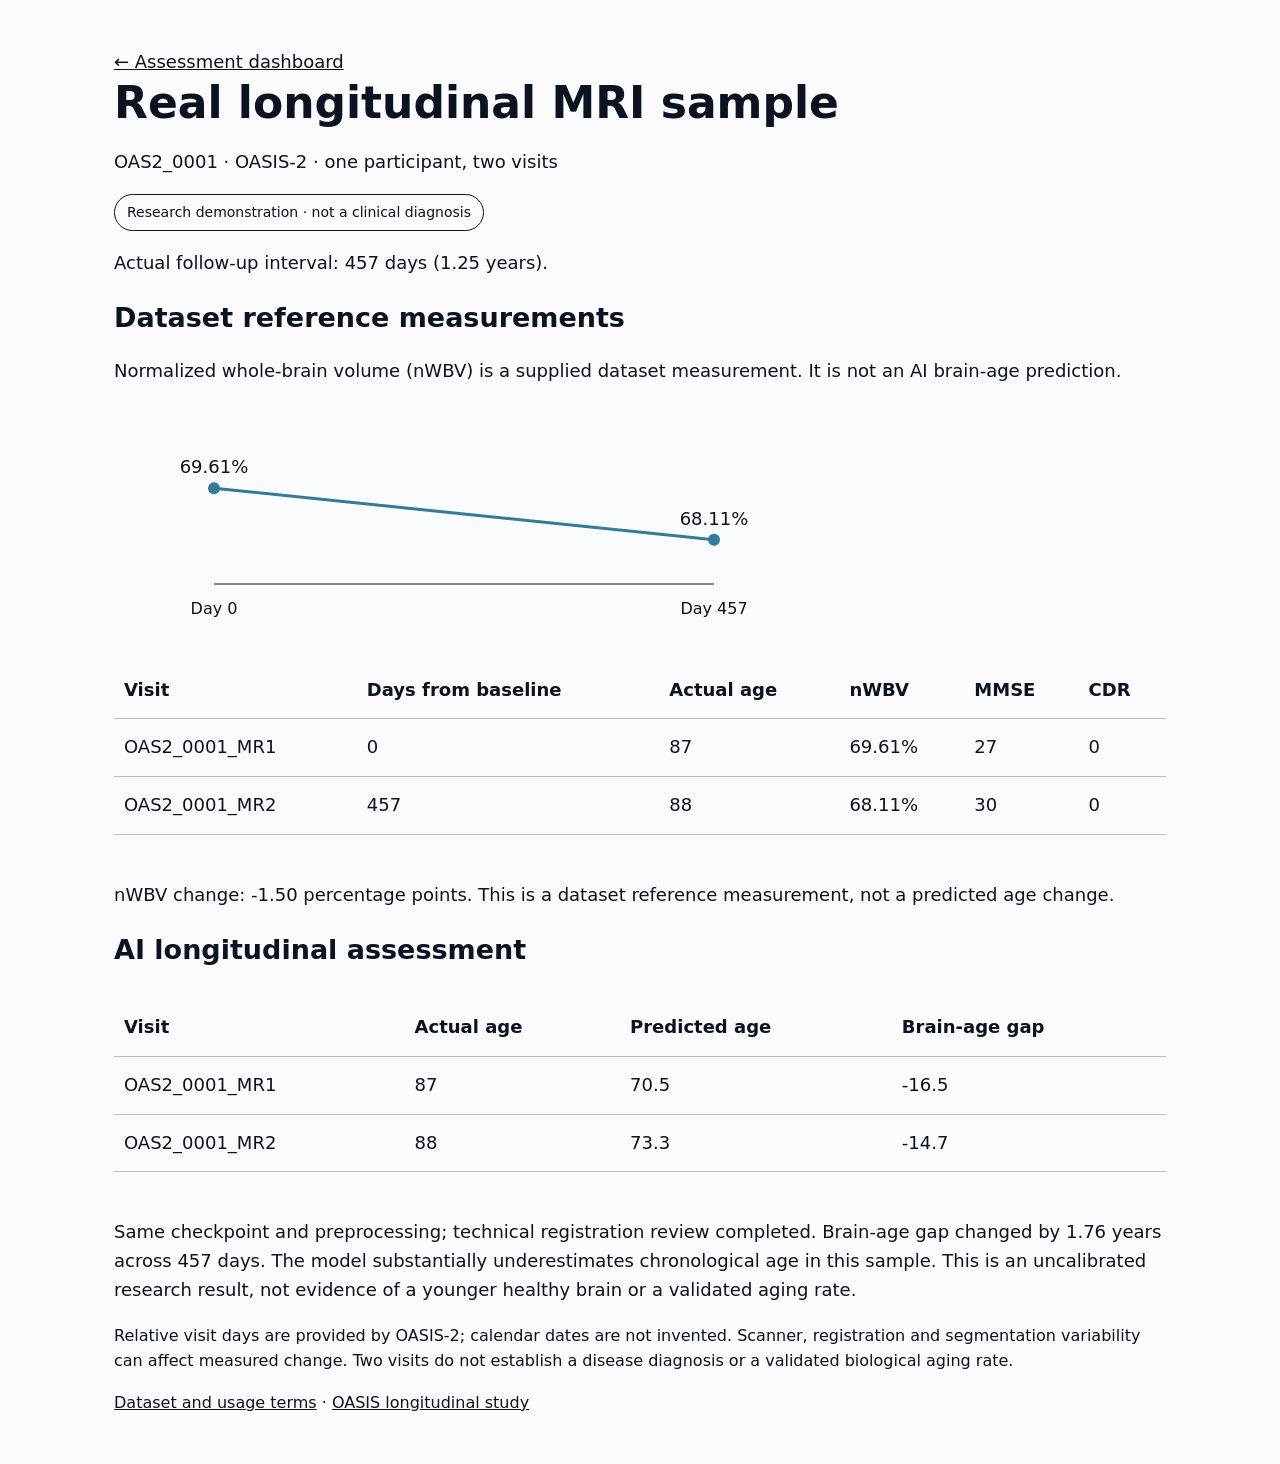
<file: longitudinal.html>
<!doctype html>
<html lang="en">
<head>
  <meta charset="utf-8">
  <meta name="viewport" content="width=device-width, initial-scale=1">
  <title>NeuroMetric · Real longitudinal sample</title>
  <link rel="stylesheet" href="styles.css">
  <style>
    main { max-width:1100px; margin:48px auto; padding:0 24px; font-size:18px; line-height:1.6; }
    h1 { font-size:clamp(28px,5vw,44px); line-height:1.2; }
    table { width:100%; border-collapse:collapse; margin:28px 0; }
    th,td { padding:14px 10px; text-align:left; border-bottom:1px solid #b7bdc5; }
    .scroll { overflow:auto; } .note { font-size:16px; } svg { width:100%; max-width:700px; }
    a { text-decoration:underline; } .pill { padding:6px 12px; border:1px solid; border-radius:20px; display:inline-block; font-size:14px; }
  </style>
</head>
<body>
<main>
  <a href="report.html?case=oasis30">← Assessment dashboard</a>
  <h1>Real longitudinal MRI sample</h1>
  <p>OAS2_0001 · OASIS-2 · one participant, two visits</p>
  <span class="pill">Research demonstration · not a clinical diagnosis</span>
  <p id="interval"></p>
  <h2>Dataset reference measurements</h2>
  <p>Normalized whole-brain volume (nWBV) is a supplied dataset measurement. It is not an AI brain-age prediction.</p>
  <svg id="referenceChart" viewBox="0 0 700 230" role="img" aria-label="Dataset normalized whole-brain volume across two visits"></svg>
  <div class="scroll"><table>
    <thead><tr><th>Visit</th><th>Days from baseline</th><th>Actual age</th><th>nWBV</th><th>MMSE</th><th>CDR</th></tr></thead>
    <tbody id="visits"></tbody>
  </table></div>
  <p id="change"></p>
  <h2>AI longitudinal assessment</h2>
  <div class="scroll"><table id="aiTable" hidden><thead><tr><th>Visit</th><th>Actual age</th><th>Predicted age</th><th>Brain-age gap</th></tr></thead><tbody id="aiVisits"></tbody></table></div>
  <p id="modelStatus">MRI preprocessing and visual quality review are pending. Brain-age predictions and change rates are withheld until both visits have passed the same pipeline.</p>
  <p class="note">Relative visit days are provided by OASIS-2; calendar dates are not invented. Scanner, registration and segmentation variability can affect measured change. Two visits do not establish a disease diagnosis or a validated biological aging rate.</p>
  <p class="note"><a href="https://sites.wustl.edu/oasisbrains/home/oasis-2/" target="_blank" rel="noopener noreferrer">Dataset and usage terms</a> · <a href="https://doi.org/10.1162/jocn.2009.21407" target="_blank" rel="noopener noreferrer">OASIS longitudinal study</a></p>
</main>
<script src="assets/oasis2-longitudinal-reference.js"></script>
<script>
  (function () {
    var data = window.NEUROMETRIC_OASIS2_REFERENCE;
    if (!data) { document.getElementById('modelStatus').textContent = 'Reference data unavailable.'; return; }
    document.getElementById('interval').textContent = 'Actual follow-up interval: ' + data.elapsed_days + ' days (' + (data.elapsed_days / 365.25).toFixed(2) + ' years).';
    var tbody = document.getElementById('visits');
    data.visits.forEach(function (visit) {
      var row = document.createElement('tr');
      [visit.scan_id, visit.mr_delay_days, visit.age, (100 * visit.normalized_whole_brain_volume).toFixed(2) + '%', visit.mmse, visit.cdr].forEach(function (value) {
        var cell = document.createElement('td'); cell.textContent = String(value); row.appendChild(cell);
      }); tbody.appendChild(row);
    });
    document.getElementById('change').textContent = 'nWBV change: ' + data.nwbv_change_percentage_points.toFixed(2) + ' percentage points. This is a dataset reference measurement, not a predicted age change.';
    if (data.ai_longitudinal && data.ai_longitudinal.comparable) {
      document.getElementById('aiTable').hidden = false;
      data.ai_longitudinal.visits.forEach(function(v) {
        var row = document.createElement('tr');
        [v.scan_id, v.age, v.prediction.toFixed(1), v.brain_age_gap.toFixed(1)].forEach(function(value) {
          var cell = document.createElement('td'); cell.textContent=String(value); row.appendChild(cell);
        }); document.getElementById('aiVisits').appendChild(row);
      });
      document.getElementById('modelStatus').textContent = 'Same checkpoint and preprocessing; technical registration review completed. Brain-age gap changed by ' + data.ai_longitudinal.gap_change_years.toFixed(2) + ' years across ' + data.elapsed_days + ' days. The model substantially underestimates chronological age in this sample. This is an uncalibrated research result, not evidence of a younger healthy brain or a validated aging rate.';
    }
    var svg = document.getElementById('referenceChart'), ns = 'http://www.w3.org/2000/svg';
    var values = data.visits.map(function(v){return 100*v.normalized_whole_brain_volume;}), lower=Math.min.apply(null,values)-1, upper=Math.max.apply(null,values)+1;
    function add(tag, attrs, text) { var el=document.createElementNS(ns,tag); Object.keys(attrs).forEach(function(k){el.setAttribute(k,attrs[k]);}); if(text)el.textContent=text; svg.appendChild(el); }
    var points=data.visits.map(function(v,i){return [100+v.mr_delay_days/data.elapsed_days*500,170-(values[i]-lower)/(upper-lower)*120];});
    add('line',{x1:100,y1:180,x2:600,y2:180,stroke:'currentColor'});
    add('polyline',{points:points.map(function(p){return p.join(',');}).join(' '),fill:'none',stroke:'#327c99','stroke-width':3});
    points.forEach(function(p,i){ add('circle',{cx:p[0],cy:p[1],r:6,fill:'#327c99'});add('text',{x:p[0],y:p[1]-15,'text-anchor':'middle',fill:'currentColor','font-size':18},values[i].toFixed(2)+'%');add('text',{x:p[0],y:210,'text-anchor':'middle',fill:'currentColor','font-size':16},'Day '+data.visits[i].mr_delay_days); });
  }());
</script>
</body>
</html>
</file>
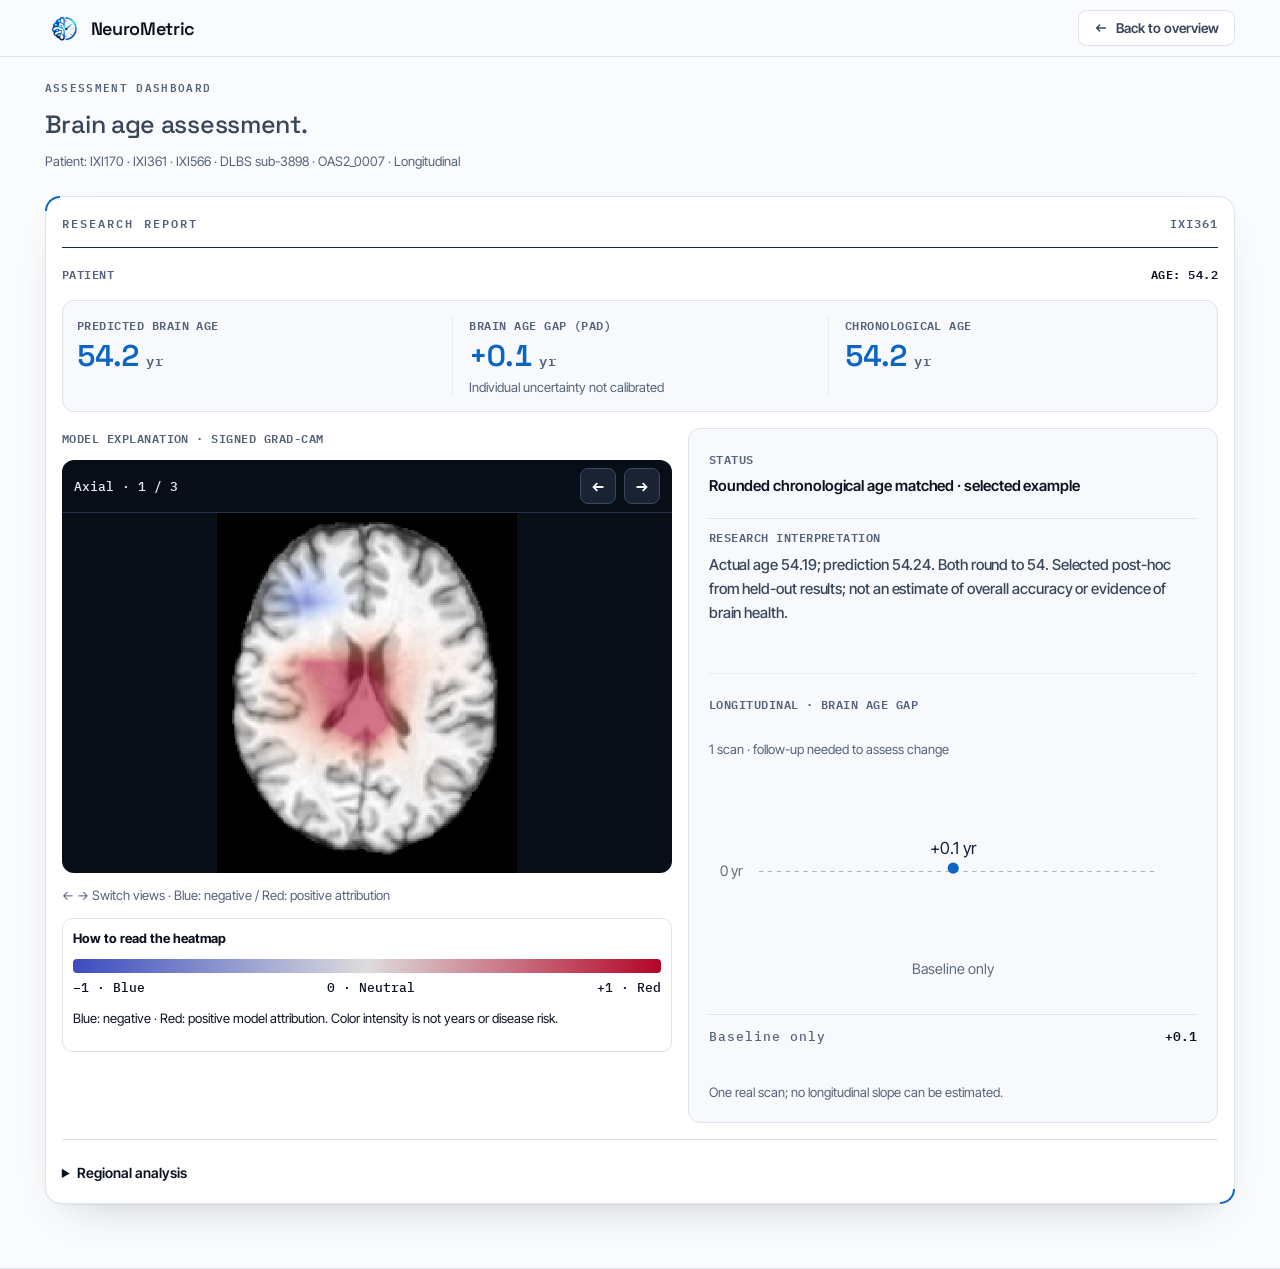
<file: report.html>
<!doctype html>
<html lang="en">
<head>
<meta charset="utf-8">
<meta name="viewport" content="width=device-width, initial-scale=1">
<title>Assessment dashboard — NeuroMetric</title>
<link rel="icon" type="image/png" sizes="64x64" href="assets/favicon.png">
<link rel="apple-touch-icon" href="assets/favicon.png">
<meta name="description" content="A NeuroMetric assessment dashboard: patient summary, uncalibrated brain age gap, regional analysis, AI attention map and longitudinal course.">
<meta name="theme-color" content="#FAFBFD">
<link rel="canonical" href="https://neurometric-ruby.vercel.app/report.html">
<meta property="og:type" content="website">
<meta property="og:site_name" content="NeuroMetric">
<meta property="og:url" content="https://neurometric-ruby.vercel.app/report.html">
<meta property="og:title" content="Assessment dashboard — NeuroMetric">
<meta property="og:description" content="Illustrative patient summary, uncalibrated brain age gap, regional analysis, a schematic attention map and longitudinal course.">
<meta property="og:image" content="https://neurometric-ruby.vercel.app/assets/og-cover.png">
<meta property="og:image:width" content="1200">
<meta property="og:image:height" content="630">
<meta property="og:image:alt" content="NeuroMetric assessment dashboard with regional brain-age deviations and a schematic attention map.">
<meta property="og:locale" content="en_US">
<meta name="twitter:card" content="summary_large_image">
<meta name="twitter:title" content="Assessment dashboard — NeuroMetric">
<meta name="twitter:description" content="Illustrative patient summary, uncalibrated brain age gap, regional analysis, a schematic attention map and longitudinal course.">
<meta name="twitter:image" content="https://neurometric-ruby.vercel.app/assets/og-cover.png">
<link rel="preconnect" href="https://fonts.googleapis.com">
<link rel="preconnect" href="https://fonts.gstatic.com" crossorigin>
<link href="https://fonts.googleapis.com/css2?family=Inter+Tight:wght@400;500;600&family=Space+Grotesk:wght@500;600;700&family=IBM+Plex+Mono:wght@400;500;600&display=swap" rel="stylesheet">
<link rel="stylesheet" href="styles.css">
<style>
  .report-back{
    margin-left:auto; display:inline-flex; align-items:center; gap:8px;
    font:600 13.5px var(--sans); color:var(--ink2); white-space:nowrap;
    border:1px solid var(--line); border-radius:9px; padding:9px 15px; background:#fff;
    transition:border-color .18s, color .18s, background .18s;
  }
  .report-back:hover{ border-color:var(--accent-line); color:var(--accent); background:var(--accent-soft); }
  .report-back svg{ width:14px; height:14px; }
  .report-page{ padding-top:56px; }
  .report-sheet{ max-width:880px; margin:0 auto; padding:26px 28px 26px; }
  .report-sheet .report-head span:nth-child(2){ color:var(--mut); letter-spacing:.08em; }

  /* patient row */
  .pat-row{ display:flex; justify-content:space-between; align-items:baseline; gap:16px; padding-bottom:16px; }
  .pat-k{ font:600 15px var(--mono); letter-spacing:.14em; text-transform:uppercase; color:var(--mut); }
  .pat-v{ font:600 13.5px var(--mono); letter-spacing:.09em; text-transform:uppercase; color:var(--ink); font-variant-numeric:tabular-nums; }

  /* analysis band — 3 readouts */
  .pad-wrap{ grid-template-columns:1fr 1fr 1fr; gap:0; padding:20px 22px 22px; margin-bottom:0; }
  .pad-col{ padding:0 22px; display:grid; gap:9px; align-content:start; }
  .pad-col:first-child{ padding-left:0; }
  .pad-col:last-child{ padding-right:0; }
  .pad-col + .pad-col{ border-left:1px solid var(--line2); }
  .pad-col .pad-val{ font-size:clamp(38px,3.3vw,46px); }
  .pad-col .pad-val .pad-unit{ font-size:14px; margin-left:7px; }
  .pad-ci{ font:500 12.5px var(--mono); letter-spacing:.09em; text-transform:uppercase; color:var(--mut); }
  .ban-sub{ font:500 12.5px var(--sans); color:var(--mut); }
  .pct-track{ position:relative; height:4px; border-radius:2px; background:#E7ECF3; margin-top:9px; }
  .pct-dot{ position:absolute; top:50%; left:var(--x,50%); width:10px; height:10px; border-radius:50%; background:var(--accent); transform:translate(-50%,-50%); transition:left .6s cubic-bezier(.2,.7,.2,1); }

  /* sections */
  .dsec{ margin-top:28px; padding-top:20px; border-top:1px solid var(--line2); display:grid; gap:16px; }
  .dsec-k{ font:600 15px var(--mono); letter-spacing:.14em; text-transform:uppercase; color:var(--mut); }
  .duo{ margin-top:28px; padding-top:20px; border-top:1px solid var(--line2); display:grid; grid-template-columns:minmax(0,1.08fr) minmax(0,.92fr); gap:40px; }
  .duo .dsec{ margin-top:0; padding-top:0; border-top:none; }
  .heat-viz{ display:block; width:100%; max-width:340px; height:auto; }
  .heat-cap{ margin:10px 0 0; font:500 11px var(--mono); letter-spacing:.09em; text-transform:uppercase; color:var(--mut); }
  .bar-unit{ margin-left:4px; font-size:10.5px; color:var(--mut); }

  /* longitudinal */
  .lt{ display:grid; }
  .lt-row{ display:flex; justify-content:space-between; align-items:baseline; gap:12px; padding:10px 0; border-top:1px solid var(--line); }
  .lt-row span:first-child{ font:500 13px var(--mono); letter-spacing:.08em; color:var(--mut); font-variant-numeric:tabular-nums; }
  .lt-row span:last-child{ font:500 14px var(--mono); color:var(--ink2); font-variant-numeric:tabular-nums; }
  .lt-row.now span:last-child{ font-weight:600; color:var(--ink); }
  .lt-note{ margin:9px 0 0; font-size:12.5px; line-height:1.5; color:var(--mut); }

  /* durum + yorum */
  .v-item{ padding:12px 0; display:grid; gap:6px; }
  .v-item + .v-item{ border-top:1px solid var(--line); }
  .v-item:first-child{ padding-top:0; }
  .v-k{ font:600 15px var(--mono); letter-spacing:.14em; text-transform:uppercase; color:var(--mut); }
  .v-v{ font:600 16px var(--sans); letter-spacing:-.005em; color:var(--ink); }
  .v-v.v-soft{ font-weight:500; font-size:14.5px; line-height:1.6; color:var(--ink2); }
  .prov{ margin:22px 0 0; padding-top:14px; border-top:1px solid var(--line2); font:500 12px var(--mono); letter-spacing:.09em; text-transform:uppercase; color:var(--mut); }
  .report-main{ padding-bottom:64px; }
  @media (max-width:760px){
    .pad-wrap{ grid-template-columns:1fr; gap:0; }
    .pad-col{ padding:14px 0 0; }
    .pad-col + .pad-col{ border-left:none; border-top:1px solid var(--line2); margin-top:14px; }
    .pad-col:first-child{ padding-top:0; }
    .duo{ grid-template-columns:1fr; gap:26px; }
    .bar, .bars-cols{ grid-template-columns:minmax(0,1fr) 122px 54px; gap:8px; }
    .report-sheet .bar-label{ white-space:normal; font-size:12.5px; line-height:1.3; }
    .bar-unit{ display:none; }
  }
</style>
<style>
  /* Scale the desktop dashboard to CSS viewport width, not monitor resolution. */
  @media(min-width:761px){
    .report-main>.wrap,.nav-inner{width:100%;max-width:1600px}
    .report-sheet{grid-template-columns:minmax(0,1.2fr) minmax(0,1fr);padding:clamp(20px,1.8vw,32px);gap:clamp(20px,1.8vw,28px)}
    .pad-col .pad-val,.pad-col:last-child .pad-val{font-size:clamp(34px,2.6vw,48px)}
    .v-v{font-size:clamp(16px,1.15vw,20px)}
    .v-v.v-soft{font-size:clamp(15px,1.05vw,18px)}
    .heat-cap,.viewer-hint,.lt-note,.technical-details,.pad-ci,.ban-sub,.attribution-legend{font-size:clamp(13px,.9vw,15px)}
    .lt-row span:first-child,.lt-row span:last-child,.viewer-toolbar{font-size:clamp(14px,1vw,16px)}
    .regional-details>summary,.technical-details>summary{font-size:clamp(15px,1vw,17px)}
    .report-sheet .heat-viz{max-height:clamp(320px,36vw,560px)}
  }
  .report-sheet>*{min-width:0}
  .legend-ticks{gap:8px;flex-wrap:wrap}
</style>
<style>
  .report-page{padding-top:32px}.report-page .sec-head{margin-bottom:24px;max-width:none}.report-page .statement{font-size:clamp(28px,4vw,40px)}.report-page .sec-lede{font-size:15px;max-width:none;margin-top:12px}
  .report-sheet{max-width:1100px;padding:24px;display:grid;grid-template-columns:minmax(0,1.65fr) minmax(260px,1fr);gap:24px;align-items:start}
  .report-sheet .report-head,.pat-row,.pad-wrap,.regional-details,.technical-details{grid-column:1/-1;margin:0}.report-sheet .report-head{flex-wrap:wrap;gap:8px;padding-bottom:14px}.report-sheet .report-head span{font-size:11px;overflow-wrap:anywhere}.pat-row{padding:0}.pat-k,.pat-v{letter-spacing:.04em}
  .pad-wrap{grid-row:3;border:1px solid var(--line);border-radius:12px;padding:20px;background:#f7f9fc}.pad-col .pad-val{font-size:38px}.pad-ci{font:400 12px var(--sans);text-transform:none;letter-spacing:0}.pad-col:last-child .pad-val{font-size:30px}
  .duo{grid-column:1;grid-row:4;margin:0;padding:0;border:0;display:grid;grid-template-columns:1fr;gap:20px}.interpretation-panel{grid-column:2;grid-row:4;margin:0;padding:20px;background:#f7f9fc;border:1px solid var(--line);border-radius:12px;gap:12px}.dsec-k,.v-k{font-size:11px;letter-spacing:.08em}.v-v{font-size:15px;line-height:1.5}.v-v.v-soft{font-size:14px}.v-item{padding:8px 0}.viewer-panel{gap:12px}
  .mri-viewer{background:#080e17;border-radius:12px;overflow:hidden;position:relative;min-width:0}.mri-viewer:focus-visible{outline:3px solid var(--accent);outline-offset:4px}.viewer-toolbar{display:flex;justify-content:space-between;align-items:center;padding:12px 16px;color:#e6edf7;font:500 13px var(--mono);border-bottom:1px solid #253146}.viewer-toolbar[hidden],.viewer-hint[hidden],#viewError[hidden]{display:none}.viewer-buttons{display:flex;gap:8px}.viewer-buttons button{width:44px;height:44px;border:1px solid #3a4960;border-radius:8px;background:#192333;color:white;font-size:22px;cursor:pointer}.viewer-buttons button:hover{background:#2a3c56}.viewer-buttons button:focus-visible{outline:3px solid #80bfff;outline-offset:2px}.report-sheet .heat-viz{width:100%;max-width:none;height:auto;aspect-ratio:1;object-fit:contain}.report-sheet #schematicHeat{aspect-ratio:340/214;background:#f7f9fc}.viewer-hint{font-size:12px;color:var(--mut);margin:0}.heat-cap{font:400 12px/1.6 var(--sans);text-transform:none;letter-spacing:0;margin:0}#viewError{padding:28px;color:#fff;font-size:14px}
  .regional-details{grid-row:5;padding-top:18px;border-top:1px solid var(--line);display:block}.regional-details>summary,.technical-details>summary{cursor:pointer;font:600 14px var(--sans);color:var(--ink);padding:6px 0}.regional-details .dsec-k{display:block;margin:20px 0 12px}.technical-details{grid-row:6;border-top:1px solid var(--line);padding-top:18px;font-size:13px;color:var(--mut);line-height:1.6}.prov{font:400 12px/1.6 var(--sans);text-transform:none;letter-spacing:0;border:0;margin:14px 0}
  @media(max-width:760px){.report-page{padding-top:24px}.report-sheet{padding:16px;gap:18px;grid-template-columns:minmax(0,1fr)}.duo{grid-column:1;grid-row:4}.interpretation-panel{grid-column:1;grid-row:5}.regional-details{grid-row:6}.technical-details{grid-row:7}.pad-wrap{grid-template-columns:1fr 1fr;gap:16px;padding:16px}.pad-col{padding:0!important}.pad-col+.pad-col{border:0;margin:0}.pad-col:last-child{grid-column:1/-1;padding-top:12px!important;border-top:1px solid var(--line)}.pad-col:last-child .pad-val{display:none}.pad-col .pad-val{font-size:32px}.pat-row{flex-wrap:wrap}.viewer-toolbar{padding:8px 12px}}
</style>
<style>
  body>.nav{position:relative;top:auto}.report-page .eyebrow{font:600 11px var(--mono);text-transform:uppercase;letter-spacing:.12em;color:var(--mut)}
  @media(max-width:760px){.report-sheet .pad-col:last-child .pad-val{display:block}}
</style>
<style>
 .report-main>.wrap,.nav-inner{width:calc(100% - 64px);max-width:1720px}.report-sheet{max-width:none}.report-sheet{grid-template-columns:minmax(0,1.2fr) minmax(360px,1fr);padding:32px;gap:28px}.report-sheet .report-head span,.pat-v,.pat-k{font-size:14px}.report-sheet .pad-label,.dsec-k,.v-k{font-size:14px;letter-spacing:.04em}.pad-col .pad-val,.pad-col:last-child .pad-val{font-size:48px}.v-v{font-size:20px}.v-v.v-soft{font-size:18px}.heat-cap,.viewer-hint,.lt-note,.technical-details,.pad-ci,.ban-sub{font-size:15px;line-height:1.6}.viewer-toolbar{font-size:16px}.lt-row span:first-child,.lt-row span:last-child{font-size:16px}.regional-details>summary,.technical-details>summary{font-size:17px}
 .attribution-legend{margin:0;padding:16px;border:1px solid var(--line);border-radius:10px;font-size:15px;line-height:1.5}.attribution-legend[hidden]{display:none}.legend-gradient{height:14px;border-radius:4px;background:linear-gradient(90deg,#3b4cc0,#dddcdc,#b40426);margin:10px 0 6px}.legend-ticks{display:flex;justify-content:space-between;font:500 13px var(--mono)}.legend-description{display:grid;grid-template-columns:1fr 1fr;gap:16px;margin-top:12px}.legend-description p{margin:0}.report-sheet .heat-viz{max-height:650px}
 @media(max-width:760px){.report-main>.wrap,.nav-inner{width:calc(100% - 32px)}.report-sheet{padding:16px;grid-template-columns:minmax(0,1fr)}.pad-col .pad-val,.pad-col:last-child .pad-val{font-size:36px}.legend-description{grid-template-columns:1fr}.report-sheet .pad-label{font-size:12px}.v-v.v-soft{font-size:16px}}
</style>
<style>
 #candidateRegionalRows .lt-row{display:grid;grid-template-columns:minmax(0,1fr) auto;gap:12px;align-items:center;padding:14px 0}
 #candidateRegionalRows .lt-row span:first-child{font:500 16px/1.5 var(--sans);letter-spacing:0;color:var(--ink)}
 #candidateRegionalRows .lt-row span:last-child{letter-spacing:0}
 @media(max-width:520px){#candidateRegionalRows .lt-row{grid-template-columns:1fr;gap:4px}}
</style>
<style>
  @media(min-width:761px){
    .report-main>.wrap,.nav-inner{width:100%;max-width:1320px}
    .report-page{padding-top:20px}
    .report-page .statement{font-size:25px}
    .report-sheet{padding:16px;gap:16px;grid-template-columns:minmax(0,1.15fr) minmax(0,1fr)}
    .report-sheet .report-head span,.pat-v,.pat-k,.report-sheet .pad-label,.dsec-k,.v-k{font-size:12px}
    .pad-col .pad-val,.pad-col:last-child .pad-val{font-size:30px}
    .pad-wrap{padding:14px}
    .pad-col{padding-inline:16px;gap:6px}
    .v-v,.v-v.v-soft{font-size:15px}
    .heat-cap,.viewer-hint,.lt-note,.technical-details,.pad-ci,.ban-sub,.attribution-legend{font-size:13px}
    .lt-row span:first-child,.lt-row span:last-child,.viewer-toolbar,#candidateRegionalRows .lt-row span:first-child{font-size:13px}
    .regional-details>summary,.technical-details>summary{font-size:14px}
    .report-sheet .heat-viz{max-height:360px}
    .viewer-toolbar{padding:8px 12px}
    .viewer-buttons button{width:36px;height:36px;font-size:20px}
    #candidateRegionalRows .lt-row{padding-block:10px}
    .attribution-legend{padding:10px}
    .report-sheet>*{min-width:0}
  }
</style>
</head>
<body>
<header class="nav">
  <div class="wrap nav-inner">
    <a class="brand" href="index.html" aria-label="NeuroMetric — back to overview">
      <img class="brand-mark" src="assets/logo-mark.png" alt="" width="56" height="56">
      <span class="brand-text">NeuroMetric</span>
    </a>
    <a class="report-back" href="index.html">
      <svg viewBox="0 0 16 16" aria-hidden="true"><path d="M13 8H4M6.5 4.5L3 8l3.5 3.5" fill="none" stroke="currentColor" stroke-width="1.7" stroke-linecap="round" stroke-linejoin="round"/></svg>
      Back to overview
    </a>
  </div>
</header>

<main id="main" class="sec report-page report-main">
  <div class="wrap">
    <div class="sec-head">
      <p class="eyebrow">Assessment dashboard</p>
      <h2 class="statement">Brain age assessment.</h2>
      <p class="lt-note">Patient: <a href="report.html?case=ixi170">IXI170</a> · <a href="report.html?case=ixi361">IXI361</a> · <a href="report.html?case=ixi566">IXI566</a> · <a href="report.html?case=dlbs3898">DLBS sub-3898</a> · <a href="report.html?case=oasis7">OAS2_0007 · Longitudinal</a></p>
    </div>

    <figure class="report report-sheet" aria-label="Complete sample assessment dashboard">
      <figcaption class="report-head">
        <span id="reportKind">Illustrative report</span>
        <span id="dHead2">Illustration · NC-2381-019 · T1 · MNI 1&nbsp;mm</span>
      </figcaption>

      <div class="pat-row">
        <span class="pat-k">Patient</span>
        <span class="pat-v" id="dAge">Age: 57</span>
      </div>

      <div class="pad-wrap">
        <div class="pad-col">
          <span class="pad-label">Predicted brain age</span>
          <span class="pad-val" id="dPred">66.4<span class="pad-unit">yr</span></span>
        </div>
        <div class="pad-col">
          <span class="pad-label">Brain age gap (PAD)</span>
          <span class="pad-val" id="dPad">+9.4<span class="pad-unit">yr</span></span>
          <span class="pad-ci" id="dCi">Individual uncertainty not calibrated</span>
        </div>
        <div class="pad-col">
          <span class="pad-label">Chronological age</span>
          <span class="pad-val" id="dChronological">57<span class="pad-unit">yr</span></span>
        </div>
      </div>

      <details class="dsec regional-details">
        <summary>Regional analysis</summary>
        <span class="dsec-k" id="regionalTitle">Regional analysis · illustrative gaps</span>
        <p class="lt-note" id="regionalMethod" hidden></p>
        <figure id="regionalVisual" hidden style="margin:20px 0">
          <a href="assets/oasis30-regional-segmentation.png" target="_blank" rel="noopener" aria-label="Open full-size regional MRI segmentation">
            <img src="assets/oasis30-regional-segmentation.png" alt="OAS1_0030 MRI with segmented hippocampus and cortical gray-matter groups in fifteen slices" loading="lazy" style="display:block;width:100%;height:auto;border-radius:12px">
          </a>
          <figcaption class="lt-note">OAS1_0030 · MRI segmentation. Yellow: hippocampus; orange: temporal; green: frontal; blue: parietal; purple: occipital. Click to enlarge. These colors identify anatomy, not disease or regional age.</figcaption>
        </figure>
        <div class="bars" id="dBars">
          <div class="bars-cols" aria-hidden="true"><span>Region</span><span>← negative · positive →</span><span>Δ y</span></div>
          <div class="bar"><span class="bar-label">Hippocampus</span><span class="bar-track"><i class="tick"></i><i class="pos" style="--w:48.8%"></i></span><span class="bar-val">+13.2<span class="bar-unit">y</span></span></div>
          <div class="bar"><span class="bar-label">Temporal lobe</span><span class="bar-track"><i class="tick"></i><i class="pos" style="--w:33.7%"></i></span><span class="bar-val">+9.1<span class="bar-unit">y</span></span></div>
          <div class="bar"><span class="bar-label">Frontal lobe</span><span class="bar-track"><i class="tick"></i><i class="pos" style="--w:17.4%"></i></span><span class="bar-val">+4.7<span class="bar-unit">y</span></span></div>
          <div class="bar"><span class="bar-label">Parietal lobe</span><span class="bar-track"><i class="tick"></i><i class="pos" style="--w:8.5%"></i></span><span class="bar-val">+2.3<span class="bar-unit">y</span></span></div>
        </div>
        <div id="candidateRegionalPanel" hidden>
          <h3>Experimental regional measurements</h3>
          <p class="lt-note">Orientation review pending · Not approved clinical measurements. Bilateral totals are shown because left/right orientation is unresolved.</p>
          <div id="candidateRegionalRows"></div>
          <p class="lt-note" id="candidateRegionalNote">Measured volumes, not regional ages or healthy-control percentiles. Temporal, frontal and parietal lobes still require cortical parcellation.</p>
        </div>
      </details>

      <div class="duo">
        <div class="dsec viewer-panel">
          <span class="dsec-k" id="heatTitle">AI attention map · schematic preview</span>
          <div class="mri-viewer" id="mriViewer" tabindex="0" role="region" aria-label="MRI viewer. Use left and right arrow keys to switch views.">
          <div class="viewer-toolbar" id="viewerControls" hidden>
            <span id="viewLabel" aria-live="polite">Axial · 1 / 3</span>
            <div class="viewer-buttons"><button id="viewPrev" type="button" aria-label="Previous MRI view">←</button><button id="viewNext" type="button" aria-label="Next MRI view">→</button></div>
          </div>
          <img class="heat-viz" id="realHeat" src="assets/oasis30-verified-gradcam-axial.png" alt="OAS1_0030 axial MRI with signed Grad-CAM; not a disease map" style="display:none" hidden>
          <p id="viewError" hidden>Image could not load. Try another view or reload the page.</p>
          <svg class="heat-viz" id="schematicHeat" viewBox="0 0 340 214" role="img" aria-label="Schematic attention map over an axial brain view (illustrative)">
            <defs>
              <radialGradient id="hg" cx="50%" cy="50%" r="50%">
                <stop offset="0%" stop-color="#0A66C2" stop-opacity=".8"/>
                <stop offset="40%" stop-color="#1E82C4" stop-opacity=".42"/>
                <stop offset="72%" stop-color="#2FA8C9" stop-opacity=".16"/>
                <stop offset="100%" stop-color="#2FA8C9" stop-opacity="0"/>
              </radialGradient>
              <linearGradient id="hleg" x1="0" y1="0" x2="1" y2="0">
                <stop offset="0%" stop-color="#2FA8C9" stop-opacity="0"/>
                <stop offset="55%" stop-color="#2291B4" stop-opacity=".55"/>
                <stop offset="100%" stop-color="#0A66C2" stop-opacity=".9"/>
              </linearGradient>
            </defs>
            <ellipse cx="170" cy="96" rx="134" ry="82" fill="none" stroke="#C9D3DF" stroke-width="1.3"/>
            <ellipse cx="170" cy="96" rx="118" ry="70" fill="#E7ECF2" stroke="#9AA7B4" stroke-width="1.5"/>
            <path d="M170 28 C162 60 162 132 170 164" fill="none" stroke="#C4CFDB" stroke-width="1.3"/>
            <path d="M80 62 C128 74 216 74 260 58" fill="none" stroke="#C4CFDB" stroke-width="1.1"/>
            <path d="M84 130 C134 118 212 118 256 126" fill="none" stroke="#C4CFDB" stroke-width="1.1"/>
            <circle class="hspot" id="hb0" fill="url(#hg)"/>
            <circle class="hspot" id="hb1" fill="url(#hg)"/>
            <circle class="hspot" id="hb2" fill="url(#hg)"/>
            <circle id="hPeak" fill="none" stroke="#084E8F" stroke-width="1.2" stroke-dasharray="4 4"/>
            <circle id="hCore" fill="#084E8F"/>
            <text x="24" y="100" style="font:600 9px var(--mono); letter-spacing:.08em" fill="#5F6C80" text-anchor="middle">R</text>
            <text x="316" y="100" style="font:600 9px var(--mono); letter-spacing:.08em" fill="#5F6C80" text-anchor="middle">L</text>
            <text x="150" y="205" style="font:600 8.5px var(--mono); letter-spacing:.12em" fill="#5F6C80" text-anchor="end">LOW</text>
            <rect x="156" y="199" width="96" height="6" rx="3" fill="url(#hleg)"/>
            <text x="260" y="205" style="font:600 8.5px var(--mono); letter-spacing:.12em" fill="#5F6C80">HIGH</text>
          </svg>
          </div>
          <p class="viewer-hint" id="viewerHint" hidden>← → Switch views · Blue: negative / Red: positive attribution</p>
          <div class="attribution-legend" id="attributionLegend" hidden>
            <strong>How to read the heatmap</strong>
            <div class="legend-gradient" role="img" aria-label="Normalized signed attribution scale: blue minus one, neutral zero, red plus one"></div>
            <div class="legend-ticks"><span>−1 · Blue</span><span>0 · Neutral</span><span>+1 · Red</span></div>
            <p>Blue: negative · Red: positive model attribution. Color intensity is not years or disease risk.</p>
          </div>
        </div>
        <div class="dsec" id="longitudinalPanel">
          <span class="dsec-k">Longitudinal · brain age gap</span>
          <p class="lt-note" id="trajectorySummary"></p>
          <svg id="trajectoryChart" viewBox="0 0 440 200" role="img" aria-label="Brain age gap across available visits" style="display:block;width:100%;height:auto"></svg>
          <div class="lt" id="dTrend">
            <div class="lt-row"><span>2024</span><span>+5.3</span></div>
            <div class="lt-row"><span>2025</span><span>+7.1</span></div>
            <div class="lt-row now"><span>2026</span><span>+9.4</span></div>
          </div>
          <p class="lt-note" id="longitudinalNote">Invented visits for interface demonstration. Longitudinal performance and reference trajectories are not validated.</p>
          <section id="realFollowUp" hidden style="margin-top:24px;padding-top:20px;border-top:1px solid var(--line)">
            <h3 style="font-size:18px;margin:0 0 8px">Longitudinal · OAS2_0001</h3>
            <p class="lt-note">2 MRI visits · 457 days apart</p>
            <p id="followUpDirection" style="font-size:20px;font-weight:600;margin:10px 0"></p>
            <svg id="followUpChart" viewBox="0 0 440 200" role="img" aria-label="OAS2_0001 brain-age gaps at baseline and day 457" style="display:block;width:100%;height:auto"></svg>
            <div id="followUpRows"></div>
            <p class="lt-note" id="followUpSummary"></p>
            <p class="lt-note">Research estimate; age is underestimated in this case. Not a diagnosis.</p>
          </section>
        </div>
      </div>

      <div class="dsec interpretation-panel" id="interpretationPanel">
        <div class="v-item">
          <span class="v-k">Status</span>
          <span class="v-v" id="dStatus">Illustrative positive brain-age gap</span>
        </div>
        <div class="v-item">
          <span class="v-k">Research interpretation</span>
          <span class="v-v v-soft" id="dInterp">A positive gap alone does not establish disease. This fictional case cannot support clinical decisions.</span>
        </div>
      </div>

    </figure>
  </div>
</main>

<script src="assets/oasis30-longitudinal.js"></script>
<script src="assets/oasis30-regional.js"></script>
<script src="assets/oasis30-regional-candidate.js"></script>
<script src="assets/oasis2-longitudinal-reference.js"></script>
<script src="assets/exact-hit-cases.js"></script>
<script src="assets/oasis7-case.js"></script>
<script src="assets/oasis7-longitudinal.js"></script>
<script src="assets/selected-regional-cases.js"></script>
<script src="assets/selected-regional-review.js"></script>
<script>
/* Static demo data — the site runs no real analysis */
(function () {
  var CASES = {};

  var exactCases = window.NEUROMETRIC_EXACT_CASES || {};
  Object.keys(exactCases).forEach(function(name) { CASES[name] = exactCases[name]; });
  if (window.NEUROMETRIC_OASIS7_CASE) CASES.oasis7 = window.NEUROMETRIC_OASIS7_CASE;
  var key = new URLSearchParams(window.location.search).get("case") || "ixi361";
  var c = CASES[key];
  if (!c) c = CASES.ixi361;
  if (!c) return;
  var realTrajectory = window.NEUROMETRIC_LONGITUDINAL;
  if (c.patientId === "OAS2_0007" && window.NEUROMETRIC_OASIS7_LONGITUDINAL) {
    realTrajectory = window.NEUROMETRIC_OASIS7_LONGITUDINAL;
    c.status = "Two real MRI visits · technical follow-up QC " + (realTrajectory.comparable ? "completed" : "pending");
    c.longitudinalTag = "Longitudinal";
    c.interp = "Baseline actual age 71; prediction 70.02. Follow-up actual age 73, 518 days later; prediction " + Number(realTrajectory.visits[1].prediction).toFixed(2) + ". Selected research example; change rates require matching preprocessing and technical QC. Not a diagnosis.";
  }
  if (c.patientId === "OAS2_0001" && window.NEUROMETRIC_OASIS2_REFERENCE) {
    realTrajectory = window.NEUROMETRIC_OASIS2_REFERENCE.ai_longitudinal;
  }
  if (c.real && realTrajectory && realTrajectory.patient_id === c.patientId) {
    c.trend = realTrajectory.visits.map(function (visit) {
      var gap = Number(visit.brain_age_gap);
      return [visit.scan_date || (visit.mr_delay_days != null ? "Day " + visit.mr_delay_days : "Baseline only"), (gap >= 0 ? "+" : "−") + Math.abs(gap).toFixed(1)];
    });
  }

  var pad = document.getElementById("dPad");
  var bars = document.getElementById("dBars");
  if (!pad || !bars) return;

  function setTxt(id, v) { var e = document.getElementById(id); if (e) e.textContent = v; }
  function caseTitle(id) { var t = id.split(" · ")[0]; t = t.replace("IXI:", "").replace("DLBS:", "DLBS "); return t; }

  var predictedAge = document.getElementById("dPred");
  if (predictedAge) predictedAge.innerHTML = c.pred + '<span class="pad-unit">yr</span>';
  pad.innerHTML = c.gap + '<span class="pad-unit">yr</span>';
  setTxt("dCi", c.ci);
  var pct = document.getElementById("dPct");
  if (pct) pct.textContent = c.pctTxt;
  var dot = document.getElementById("dPctDot");
  if (dot) dot.style.setProperty("--x", c.pct + "%");
  setTxt("dAge", c.age);
  document.getElementById("dChronological").innerHTML = c.age.replace("Age: ", "") + '<span class="pad-unit">yr</span>';
  document.getElementById("interpretationPanel").appendChild(document.getElementById("longitudinalPanel"));
  setTxt("dHead2", "Illustration · " + c.id);
  setTxt("dStatus", c.status);
  setTxt("dInterp", c.interp);
  setTxt("dHeatCap", c.cap);
  if (c.real && c.patientId === "OAS2_0001") {
    setTxt("reportKind", "Research report");
    setTxt("dHead2", caseTitle(c.id));
    document.getElementById("mriViewer").hidden = true;
    setTxt("heatTitle", "MRI explanation unavailable for this patient");
    setTxt("regionalTitle", "");
    document.getElementById("regionalTitle").hidden = true;
  }
  if (c.real && c.heatPrefix) {
    setTxt("reportKind", "Research report");
    setTxt("regionalTitle", "Anatomical regions · measurement status");
    setTxt("dHead2", caseTitle(c.id) + (c.longitudinalTag ? " · " + c.longitudinalTag : ""));
    setTxt("heatTitle", "Model explanation · signed Grad-CAM");
    document.getElementById("realHeat").hidden = false;
    document.getElementById("realHeat").style.display = "block";
    document.getElementById("schematicHeat").style.display = "none";
    document.getElementById("viewerControls").hidden = false;
    document.getElementById("viewerHint").hidden = false;
    document.getElementById("attributionLegend").hidden = false;
    var image = document.getElementById("realHeat");
    var viewer = document.getElementById("mriViewer");
    var planes = ["Axial", "Coronal", "Sagittal"], viewIndex = 0;
    function showView(index) {
      viewIndex = (index + planes.length) % planes.length;
      setTxt("viewLabel", planes[viewIndex] + " · " + (viewIndex + 1) + " / 3");
      document.getElementById("viewError").hidden = true;
      image.alt = c.patientId + " " + planes[viewIndex].toLowerCase() + " MRI with signed Grad-CAM; not a disease map";
      image.src = "assets/" + c.heatPrefix + "-" + planes[viewIndex].toLowerCase() + ".png";
    }
    showView(0);
    if (viewer.addEventListener) {
      document.getElementById("viewPrev").addEventListener("click", function () { showView(viewIndex - 1); });
      document.getElementById("viewNext").addEventListener("click", function () { showView(viewIndex + 1); });
      viewer.addEventListener("keydown", function (event) {
        if (event.key === "ArrowLeft" || event.key === "ArrowRight") {
          event.preventDefault(); showView(viewIndex + (event.key === "ArrowRight" ? 1 : -1));
        }
      });
      image.addEventListener("error", function () { document.getElementById("viewError").hidden = false; });
      image.addEventListener("load", function () { document.getElementById("viewError").hidden = true; });
    }
    setTxt("longitudinalNote", "One real scan; no longitudinal slope can be estimated.");
    var provenance = document.querySelectorAll(".prov");
    if (provenance[0]) provenance[0].textContent = "Real SFCN contrast-cont4 prediction and Grad-CAM · regional age unavailable · clinical validity unconfirmed";
  }

  for (var i = 0; i < 3; i++) {
    var hb = document.getElementById("hb" + i);
    if (!hb) continue;
    if (c.spots[i]) {
      hb.setAttribute("cx", c.spots[i][0]); hb.setAttribute("cy", c.spots[i][1]);
      hb.setAttribute("r", c.spots[i][2]); hb.setAttribute("opacity", c.spots[i][3]);
    } else { hb.setAttribute("opacity", 0); }
  }
  var ring = document.getElementById("hPeak"), core = document.getElementById("hCore");
  if (ring && core) {
    if (c.ring) {
      ring.setAttribute("cx", c.ring[0]); ring.setAttribute("cy", c.ring[1]); ring.setAttribute("r", c.ring[2]); ring.setAttribute("opacity", 1);
      core.setAttribute("cx", c.ring[0]); core.setAttribute("cy", c.ring[1]); core.setAttribute("opacity", 1);
    } else { ring.setAttribute("opacity", 0); core.setAttribute("opacity", 0); }
  }

  var cols = bars.querySelector(".bars-cols");
  bars.textContent = "";
  if (cols) bars.appendChild(cols);
  c.regions.forEach(function (row) {
    var d = document.createElement("div");
    d.className = "bar";
    d.innerHTML =
      '<span class="bar-label">' + row[0] + "</span>" +
      '<span class="bar-track"><i class="tick"></i><i class="' + row[3] + '" style="--w:' + row[2] + '%"></i></span>' +
      '<span class="bar-val">' + row[1] + '<span class="bar-unit">y</span></span>';
    bars.appendChild(d);
  });
  if (c.real && c.patientId !== "OAS1_0030") {
    bars.textContent = "";
    setTxt("regionalTitle", "");
    document.getElementById("regionalTitle").hidden = true;
    var pendingVolumes = document.createElement("p");
    pendingVolumes.textContent = "Regional segmentation has not been computed for " + c.patientId + ". No other patient's measurements are shown.";
    bars.appendChild(pendingVolumes);
  }
  if (c.real && c.patientId === "OAS1_0030") {
    var unavailable = document.createElement("p");
    unavailable.textContent = "Region-specific age predictions are not available for this case. The heatmap is not a regional-age estimate.";
    bars.appendChild(unavailable);
    ["Hippocampus", "Temporal lobe", "Frontal lobe", "Parietal lobe"].forEach(function (name) {
      var item = document.createElement("div");
      item.className = "lt-row";
      item.innerHTML = "<span>" + name + "</span><span>Segmentation needed</span>";
      bars.appendChild(item);
    });
    var regional = window.NEUROMETRIC_REGIONAL;
    var candidate = window.NEUROMETRIC_REGIONAL_CANDIDATE;
    if (candidate && candidate.subject_id === "OAS1_0030" && candidate.approved === false && candidate.status === "experimental_geometry_review_pending") {
      bars.textContent = "";
      var approvalNote = document.createElement("p");
      approvalNote.textContent = "Approved regional measurements are not available. The experimental segmentation results below still require orientation and full segmentation review.";
      bars.appendChild(approvalNote);
      setTxt("regionalTitle", "Regional volumes · review pending");
      document.getElementById("regionalTitle").hidden = false;
      document.getElementById("regionalMethod").hidden = false;
      setTxt("regionalMethod", "Model-derived anatomical segmentation is available on experimental geometry. Volumes cannot be converted into years without a validated age-reference model.");
      document.getElementById("candidateRegionalPanel").hidden = false;
      var candidateRows = document.getElementById("candidateRegionalRows");
      candidateRows.textContent = "";
      candidate.regions.forEach(function (row) {
        var item = document.createElement("div"), label = document.createElement("span"), value = document.createElement("span");
        item.className = "lt-row"; label.textContent = row.region;
        value.textContent = row.status === "measured" ? Number(row.volume_ml).toFixed(2) + " mL · candidate" : "Unavailable";
        item.appendChild(label); item.appendChild(value); candidateRows.appendChild(item);
      });
      if (candidate.cortical_parcellation_available) {
        setTxt("candidateRegionalNote", "FastSurfer DKT gray-matter parcel groups; white matter, cingulate and insula excluded. Experimental volumes, not regional ages, normative percentiles or approved clinical measurements.");
      }
    }
    if (regional && regional.subject_id === "OAS1_0030" && regional.visual_qc === "approved" && regional.regions.length) {
      document.getElementById("regionalVisual").hidden = false;
      document.getElementById("candidateRegionalPanel").hidden = true;
      bars.textContent = "";
      setTxt("regionalTitle", "Anatomical volumes · mL");
      document.getElementById("regionalTitle").hidden = false;
      document.getElementById("regionalMethod").hidden = false;
      setTxt("regionalMethod", "FastSurfer DKT bilateral gray-matter parcel groups on a conformed 1 mm grid · technically reviewed, not clinically validated. White matter, cingulate and insula are excluded. These are volumes, not regional ages or healthy-control percentiles.");
      regional.regions.forEach(function (row) {
        var item = document.createElement("div");
        item.className = "lt-row";
        var label = document.createElement("span"), value = document.createElement("span");
        label.textContent = row.region;
        value.textContent = row.status === "measured" ? Number(row.volume_ml).toFixed(2) + " mL" : "Label missing";
        item.appendChild(label); item.appendChild(value); bars.appendChild(item);
      });
    }
  }

  function renderSelectedRegions(data) {
    var result = data && data[c.patientId];
    if (!result || result.patient_id !== c.patientId) return;
    var review = window.NEUROMETRIC_REGIONAL_REVIEW && window.NEUROMETRIC_REGIONAL_REVIEW[c.patientId];
    if (review && review.segmentation_sha256 === result.segmentation_sha256) {
      result = Object.assign({}, result, {state:"technically_reviewed"});
    }
    bars.textContent = "";
    setTxt("regionalTitle", "Regional analysis · anatomical volumes");
    document.getElementById("regionalTitle").hidden = false;
    document.getElementById("regionalMethod").hidden = false;
    if (result.state !== "visual_review_pending" && result.state !== "technically_reviewed") {
      var pending = document.createElement("p");
      pending.textContent = c.patientId + (result.state === "segmenting" ? " · regional MRI segmentation running…" : result.state === "failed" ? " · segmentation failed; measurements withheld." : " · regional MRI segmentation queued.");
      bars.appendChild(pending);
      setTxt("regionalMethod", "Volumes will appear after this patient's own MRI segmentation completes.");
      return;
    }
    setTxt("regionalMethod", "Bilateral gray-matter volumes · " + (result.state === "visual_review_pending" ? "QC pending" : "technically reviewed") + ". Not regional age or diagnosis. Excludes white matter, cingulate and insula.");
    result.regions.forEach(function(row) {
      var item=document.createElement("div"), label=document.createElement("span"), value=document.createElement("span");
      item.className="lt-row";label.textContent=row.region;value.textContent=Number(row.volume_ml).toFixed(2)+" mL";
      item.appendChild(label);item.appendChild(value);bars.appendChild(item);
    });
    if (result.image && /^assets\/(ixi\d+|dlbs\d+)-regional\.png$/.test(result.image)) {
      var figure=document.getElementById("regionalVisual");figure.hidden=false;
      figure.querySelector("img").src=result.image;
      figure.querySelector("img").alt=c.patientId + " · actual anatomical MRI segmentation";
      figure.querySelector("a").href=result.image;
      figure.querySelector("figcaption").textContent=c.patientId + " · yellow: hippocampus; orange: temporal; green: frontal; blue: parietal; purple: occipital. Anatomical labels, not disease risk. Click to enlarge.";
    }
  }
  renderSelectedRegions(window.NEUROMETRIC_SELECTED_REGIONS);
  if (typeof window.fetch === "function" && typeof window.setInterval === "function") {
    window.setInterval(function() {
      window.fetch("assets/selected-regional-cases.js", {cache:"no-store"}).then(function(r){if(!r.ok)throw new Error("Regional results unavailable");return r.text();}).then(function(text){
        var prefix="window.NEUROMETRIC_SELECTED_REGIONS = ";
        if(text.indexOf(prefix)!==0)throw new Error("Invalid regional export");
        renderSelectedRegions(JSON.parse(text.slice(prefix.length).replace(/;\s*$/, "")));
      }).catch(function(){});
    }, 15000);
  }

  var trend = document.getElementById("dTrend");
  if (trend) {
    trend.textContent = "";
    c.trend.forEach(function (row, k) {
      var d = document.createElement("div");
      d.className = "lt-row" + (k === c.trend.length - 1 ? " now" : "");
      d.innerHTML = "<span>" + row[0] + "</span><span>" + row[1] + "</span>";
      trend.appendChild(d);
    });
  }
  var chart = document.getElementById("trajectoryChart");
  if (chart) {
    var values = c.trend.map(function (row) { return Number(row[1].replace("−", "-")); });
    var limit = Math.max(2, Math.ceil(Math.max.apply(null, values.map(Math.abs))));
    var points = values.map(function (v, i) { return [values.length === 1 ? 220 : 52 + i * 340 / (values.length - 1), 86 - v / limit * 60]; });
    var svg = '<line x1="45" y1="86" x2="402" y2="86" stroke="#a8b5c7" stroke-dasharray="4 4"/><text x="10" y="90" fill="#5f6c80" font-size="13">0 yr</text>';
    if (points.length > 1) svg += '<polyline points="' + points.map(function (p) { return p.join(","); }).join(" ") + '" fill="none" stroke="#0a66c2" stroke-width="3"/>';
    points.forEach(function (p, i) {
      svg += '<circle cx="' + p[0] + '" cy="' + p[1] + '" r="5" fill="#0a66c2"/><text x="' + p[0] + '" y="' + (p[1] - 13) + '" text-anchor="middle" fill="#122038" font-size="15">' + c.trend[i][1] + ' yr</text><text x="' + p[0] + '" y="178" text-anchor="middle" fill="#5f6c80" font-size="13">' + c.trend[i][0] + '</text>';
    });
    chart.innerHTML = svg;
    var summary = c.real ? values.length + " scan" + (values.length === 1 ? " · follow-up needed to assess change" : "s · descriptive follow-up") : "Illustrative trajectory · invented visits, not model results";
    if (c.real && realTrajectory && realTrajectory.patient_id === c.patientId && realTrajectory.comparable) {
      summary += " · Gap change: " + Number(realTrajectory.gap_change_years).toFixed(1) + " yr over " + Number(realTrajectory.elapsed_years).toFixed(1) + " yr";
      var rate = Number(realTrajectory.gap_change_per_year);
      summary = (rate > 0 ? "Brain-age gap increasing ↗" : rate < 0 ? "Brain-age gap decreasing ↘" : "Brain-age gap unchanged →") + " · Slope: " + (rate > 0 ? "+" : "") + rate.toFixed(2) + " yr/year · " + Math.round(realTrajectory.elapsed_years * 365.25) + " days";
      setTxt("longitudinalNote", "Same model and preprocessing; QC approved. Model change is descriptive, not a validated biological aging rate.");
    } else if (c.real && realTrajectory && values.length > 1) {
      setTxt("longitudinalNote", "Longitudinal patient · Change rate not yet evaluated.");
    }
    setTxt("trajectorySummary", summary);
    chart.setAttribute("aria-label", c.real ? "Observed brain age gap across " + values.length + " scan(s); no diagnostic inference." : "Illustrative brain age gap trajectory with " + values.length + " invented visits");
  }
  var followUp = window.NEUROMETRIC_OASIS2_REFERENCE;
  document.getElementById("realFollowUp").hidden = true;
  if (c.real && c.patientId && followUp && followUp.patient_id === c.patientId && followUp.ai_longitudinal && followUp.ai_longitudinal.patient_id === c.patientId && followUp.ai_longitudinal.comparable) {
    document.getElementById("realFollowUp").hidden = false;
    document.getElementById("trajectoryChart").hidden = true;
    document.getElementById("dTrend").hidden = true;
    document.getElementById("trajectorySummary").hidden = true;
    document.getElementById("longitudinalNote").hidden = true;
    var visits = followUp.ai_longitudinal.visits, rows = document.getElementById("followUpRows");
    var lo = Math.min.apply(null, visits.map(function(v){return v.brain_age_gap;})) - 1;
    var hi = Math.max.apply(null, visits.map(function(v){return v.brain_age_gap;})) + 1;
    var pts = visits.map(function(v){return [65 + v.mr_delay_days / followUp.elapsed_days * 310, 140 - (v.brain_age_gap-lo)/(hi-lo)*90];});
    var plot = '<line x1="45" y1="155" x2="400" y2="155" stroke="#a8b5c7"/><text x="45" y="24" fill="#5f6c80" font-size="13">Brain-age gap (yr)</text><polyline points="' + pts.map(function(p){return p.join(',');}).join(' ') + '" fill="none" stroke="#0a66c2" stroke-width="3"/>';
    visits.forEach(function(v,i) {
      var item=document.createElement("div"), label=document.createElement("span"), value=document.createElement("span");
      item.className="lt-row";label.textContent="Day " + v.mr_delay_days + " · age " + v.age;
      value.textContent="Predicted " + v.prediction.toFixed(1) + " yr";item.appendChild(label);item.appendChild(value);rows.appendChild(item);
      plot += '<circle cx="'+pts[i][0]+'" cy="'+pts[i][1]+'" r="5" fill="#0a66c2"/><text x="'+pts[i][0]+'" y="'+(pts[i][1]-15)+'" text-anchor="middle" fill="#122038" font-size="16">'+v.brain_age_gap.toFixed(1)+' yr</text><text x="'+pts[i][0]+'" y="180" text-anchor="middle" fill="#5f6c80" font-size="14">Day '+v.mr_delay_days+'</text>';
    });
    document.getElementById("followUpChart").innerHTML=plot;
    var slope = Number(followUp.ai_longitudinal.gap_change_per_year);
    setTxt("followUpDirection", slope > 0 ? "Brain-age gap increasing ↗" : slope < 0 ? "Brain-age gap decreasing ↘" : "Brain-age gap unchanged →");
    setTxt("followUpSummary", "Slope: " + (slope > 0 ? "+" : "") + slope.toFixed(2) + " yr/year · gap change: " + (followUp.ai_longitudinal.gap_change_years > 0 ? "+" : "") + followUp.ai_longitudinal.gap_change_years.toFixed(2) + " yr");
  }
})();
</script>
</body>
</html>
</file>
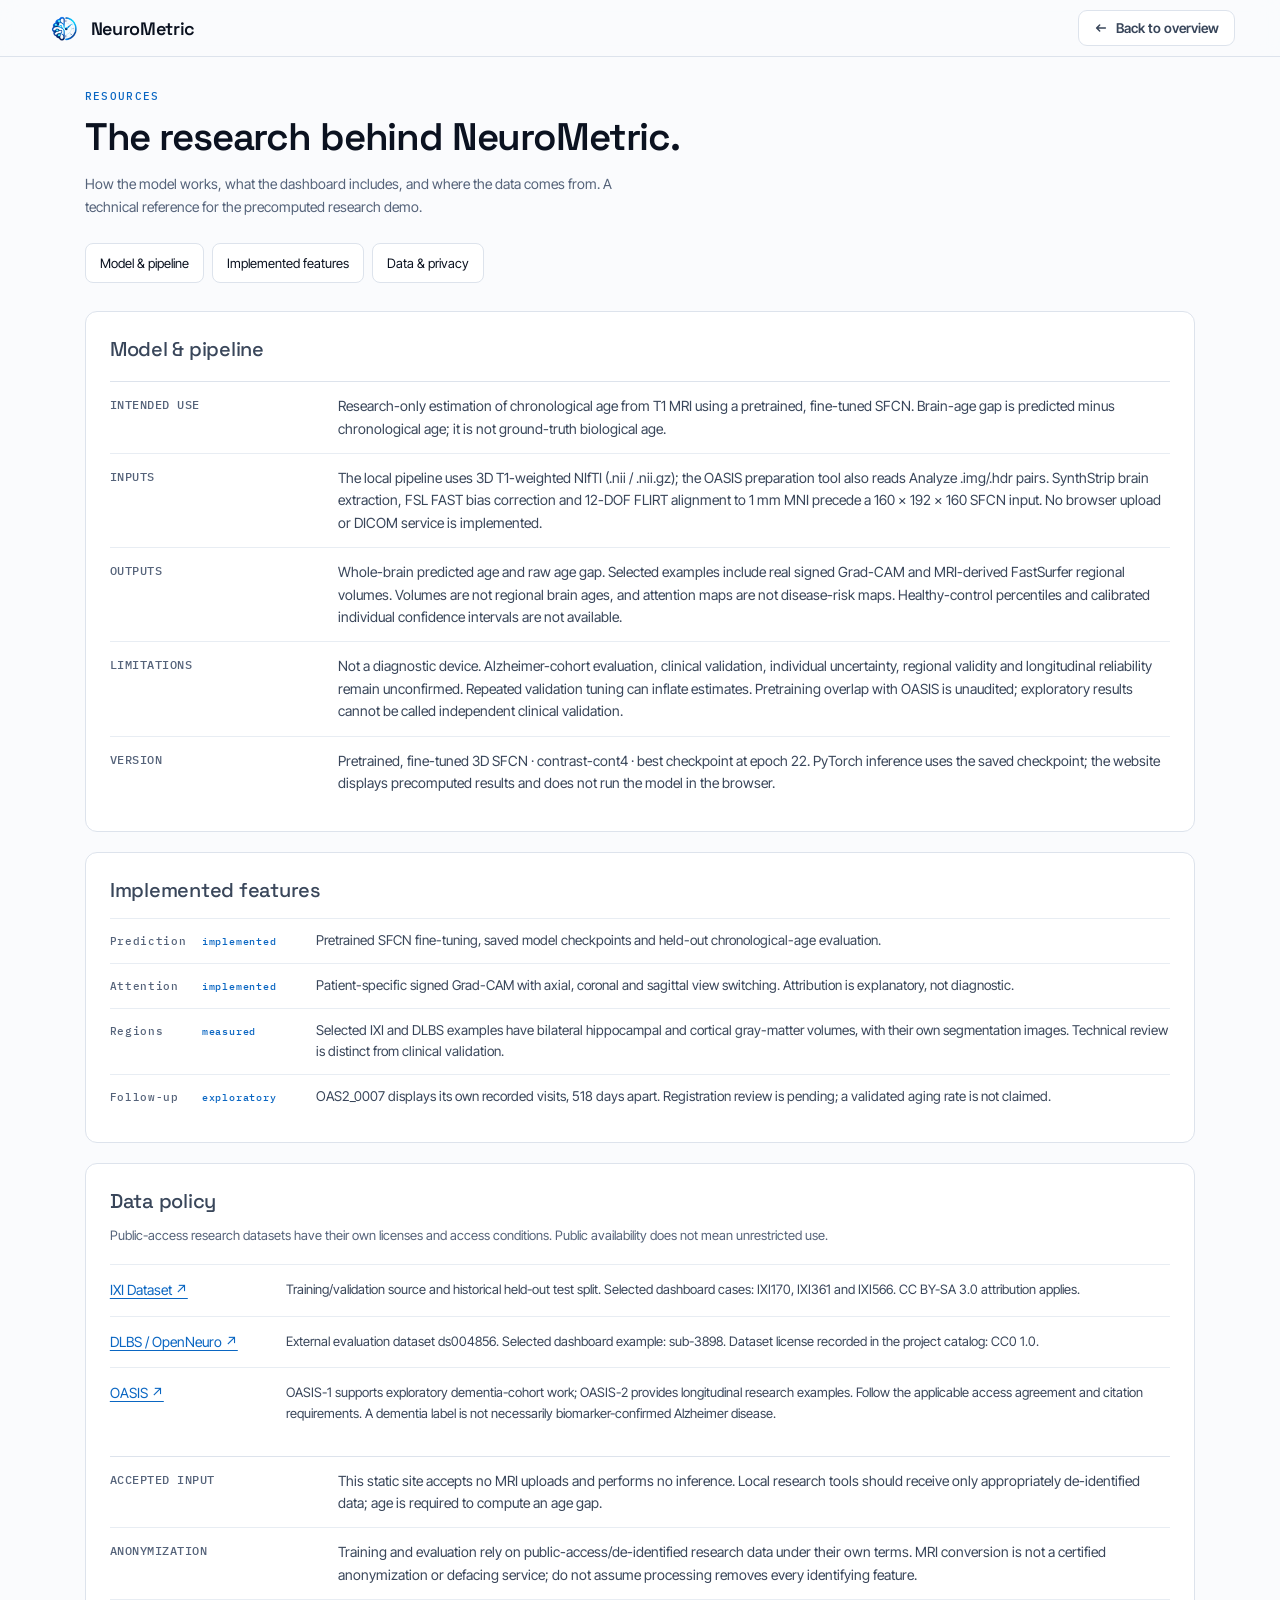
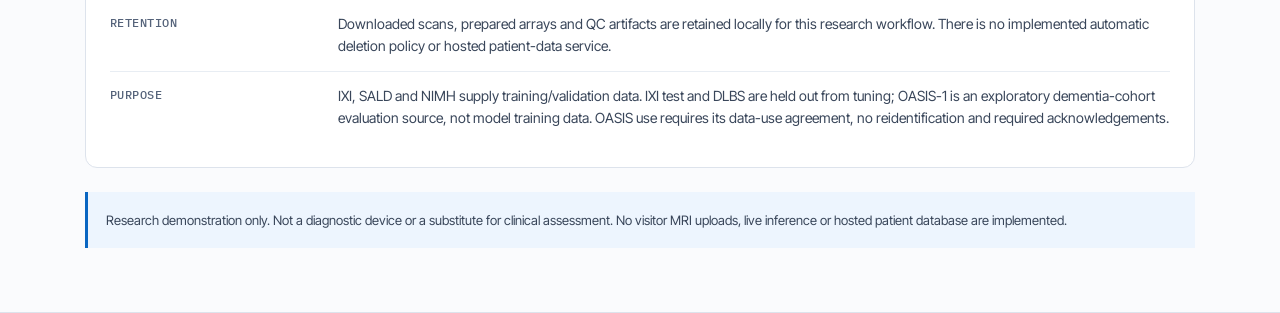
<file: resources.html>
<!doctype html>
<html lang="en">
<head>
<meta charset="utf-8">
<meta name="viewport" content="width=device-width, initial-scale=1">
<title>Resources — NeuroMetric</title>
<link rel="icon" type="image/png" sizes="64x64" href="assets/favicon.png">
<link rel="apple-touch-icon" href="assets/favicon.png">
<meta name="description" content="NeuroMetric resources: model card, release notes and data policy for the research-preview prototype.">
<meta name="theme-color" content="#FAFBFD">
<link rel="canonical" href="https://neurometric-ruby.vercel.app/resources.html">
<meta property="og:type" content="website">
<meta property="og:site_name" content="NeuroMetric">
<meta property="og:url" content="https://neurometric-ruby.vercel.app/resources.html">
<meta property="og:title" content="Resources — NeuroMetric">
<meta property="og:description" content="Model card, release notes and data policy for the research-preview prototype.">
<meta property="og:image" content="https://neurometric-ruby.vercel.app/assets/og-cover.png">
<meta property="og:image:width" content="1200">
<meta property="og:image:height" content="630">
<meta property="og:image:alt" content="NeuroMetric overview page with assessment panel and headline.">
<meta property="og:locale" content="en_US">
<meta name="twitter:card" content="summary_large_image">
<meta name="twitter:title" content="Resources — NeuroMetric">
<meta name="twitter:description" content="Model card, release notes and data policy for the research-preview prototype.">
<meta name="twitter:image" content="https://neurometric-ruby.vercel.app/assets/og-cover.png">
<link rel="preconnect" href="https://fonts.googleapis.com">
<link rel="preconnect" href="https://fonts.gstatic.com" crossorigin>
<link href="https://fonts.googleapis.com/css2?family=Inter+Tight:wght@400;500;600&family=Space+Grotesk:wght@500;600;700&family=IBM+Plex+Mono:wght@400;500;600&display=swap" rel="stylesheet">
<link rel="stylesheet" href="styles.css">
<style>
  .report-back{
    margin-left:auto; display:inline-flex; align-items:center; gap:8px;
    font:600 13.5px var(--sans); color:var(--ink2); white-space:nowrap;
    border:1px solid var(--line); border-radius:9px; padding:9px 15px; background:#fff;
    transition:border-color .18s, color .18s, background .18s;
  }
  .report-back:hover{ border-color:var(--accent-line); color:var(--accent); background:var(--accent-soft); }
  .report-back svg{ width:14px; height:14px; }
  .res-page{ padding-top:32px; }
  .res-page>.wrap{max-width:1200px}
  .res-page .sec-head{margin-bottom:24px}
  .res-page .eyebrow{font:500 11px var(--mono);letter-spacing:.12em;text-transform:uppercase;color:var(--accent)}
  .res-page h1{font:600 clamp(28px,3vw,40px)/1.15 var(--disp);letter-spacing:-.03em;max-width:24ch}
  .res-page .sec-lede{font-size:14px;max-width:68ch}
  .res-nav{display:flex;gap:8px;flex-wrap:wrap;margin:24px 0 28px}
  .res-nav a{padding:9px 14px;border:1px solid var(--line);border-radius:8px;background:#fff;font-size:13px}
  .res-nav a:hover{border-color:var(--accent);color:var(--accent)}
  .res-block{max-width:none;margin:0 0 20px;padding:24px;background:#fff;border:1px solid var(--line);border-radius:12px}
  .res-block .statement{font-size:20px}
  .res-intro{font-size:13px;color:var(--mut);margin:10px 0 18px;line-height:1.6}
  .res-metrics{display:grid;grid-template-columns:1fr 1fr;gap:14px}
  .res-metric{padding:18px;background:var(--band);border:1px solid var(--line2);border-radius:9px}
  .res-metric h3{font:600 14px var(--sans)}
  .res-number{display:block;font:600 32px/1.2 var(--disp);margin:12px 0 6px;color:var(--accent)}
  .res-number small{font:400 13px var(--sans);color:var(--mut)}
  .res-metric p{font-size:13px;margin:6px 0;color:var(--ink2)}
  .res-source{display:grid;grid-template-columns:160px 1fr;gap:16px;padding:14px 0;border-top:1px solid var(--line2);font-size:14px}
  .res-source a{color:var(--accent);text-decoration:underline;text-underline-offset:3px}
  .res-source p{margin:0;color:var(--ink2);font-size:13px;line-height:1.6}
  .res-kv{ display:grid; grid-template-columns:200px 1fr; gap:14px 28px; padding:13px 0; border-top:1px solid var(--line2); }
  .res-kv:first-of-type{ margin-top:18px; border-top:1px solid var(--line); }
  .res-kv b{ font:500 12px var(--mono); letter-spacing:.04em; text-transform:uppercase; color:var(--mut); padding-top:2px; }
  .res-kv p{ margin:0; font-size:14px; line-height:1.6; color:var(--ink2); }
  .res-list{ margin:14px 0 0; padding:0; list-style:none; display:grid; gap:0; }
  .res-list li{ display:grid; grid-template-columns:74px 96px 1fr; gap:18px; align-items:baseline;
                padding:11px 0; border-top:1px solid var(--line2); font-size:13.5px; color:var(--ink2); }
  .res-list i{ font:500 10px var(--mono); letter-spacing:.08em; color:var(--accent); font-style:normal; }
  .res-list u{ font:500 11px var(--mono); letter-spacing:.06em; color:var(--mut); text-decoration:none; }
  .foot-note{margin:24px 0 0;padding:18px;border-left:3px solid var(--accent);background:var(--accent-soft);font-size:13px;line-height:1.6;color:var(--ink2)}
  .res-main{ padding-bottom:64px; }
  @media (max-width:760px){
    .res-block{padding:18px}
    .res-metrics,.res-source{grid-template-columns:minmax(0,1fr)}
    .res-source{gap:6px}
    .res-kv p{overflow-wrap:anywhere}
    .res-kv{ grid-template-columns:1fr; gap:5px; }
    .res-list li{ grid-template-columns:1fr auto; }
    .res-list i{ display:none; }
  }
</style>
</head>
<body>
<header class="nav">
  <div class="wrap nav-inner">
    <a class="brand" href="index.html" aria-label="NeuroMetric — back to overview">
      <img class="brand-mark" src="assets/logo-mark.png" alt="" width="56" height="56">
      <span class="brand-text">NeuroMetric</span>
    </a>
    <a class="report-back" href="index.html">
      <svg viewBox="0 0 16 16" aria-hidden="true"><path d="M13 8H4M6.5 4.5L3 8l3.5 3.5" fill="none" stroke="currentColor" stroke-width="1.7" stroke-linecap="round" stroke-linejoin="round"/></svg>
      Back to overview
    </a>
  </div>
</header>

<main id="main" class="sec res-page res-main">
  <div class="wrap">
    <div class="sec-head">
      <p class="eyebrow">Resources</p>
      <h1>The research behind NeuroMetric.</h1>
      <p class="sec-lede">How the model works, what the dashboard includes, and where the data comes from. A technical reference for the precomputed research demo.</p>
    </div>
    <nav class="res-nav" aria-label="Resource sections"><a href="#model-card">Model &amp; pipeline</a><a href="#releases">Implemented features</a><a href="#data">Data &amp; privacy</a></nav>

    <section class="res-block">
      <h2 class="statement" id="model-card" style="scroll-margin-top:80px">Model &amp; pipeline</h2>
      <div class="kv-wrap">
        <div class="res-kv"><b>Intended use</b><p>Research-only estimation of chronological age from T1 MRI using a pretrained, fine-tuned SFCN. Brain-age gap is predicted minus chronological age; it is not ground-truth biological age.</p></div>
        <div class="res-kv"><b>Inputs</b><p>The local pipeline uses 3D T1-weighted NIfTI (.nii / .nii.gz); the OASIS preparation tool also reads Analyze .img/.hdr pairs. SynthStrip brain extraction, FSL FAST bias correction and 12-DOF FLIRT alignment to 1 mm MNI precede a 160 × 192 × 160 SFCN input. No browser upload or DICOM service is implemented.</p></div>
        <div class="res-kv"><b>Outputs</b><p>Whole-brain predicted age and raw age gap. Selected examples include real signed Grad-CAM and MRI-derived FastSurfer regional volumes. Volumes are not regional brain ages, and attention maps are not disease-risk maps. Healthy-control percentiles and calibrated individual confidence intervals are not available.</p></div>
        <div class="res-kv"><b>Limitations</b><p>Not a diagnostic device. Alzheimer-cohort evaluation, clinical validation, individual uncertainty, regional validity and longitudinal reliability remain unconfirmed. Repeated validation tuning can inflate estimates. Pretraining overlap with OASIS is unaudited; exploratory results cannot be called independent clinical validation.</p></div>
        <div class="res-kv"><b>Version</b><p>Pretrained, fine-tuned 3D SFCN · contrast-cont4 · best checkpoint at epoch 22. PyTorch inference uses the saved checkpoint; the website displays precomputed results and does not run the model in the browser.</p></div>
      </div>
    </section>

    <section class="res-block">
      <h2 class="statement" id="releases" style="scroll-margin-top:80px">Implemented features</h2>
      <ul class="res-list">
        <li><u>Prediction</u><i>implemented</i><span>Pretrained SFCN fine-tuning, saved model checkpoints and held-out chronological-age evaluation.</span></li>
        <li><u>Attention</u><i>implemented</i><span>Patient-specific signed Grad-CAM with axial, coronal and sagittal view switching. Attribution is explanatory, not diagnostic.</span></li>
        <li><u>Regions</u><i>measured</i><span>Selected IXI and DLBS examples have bilateral hippocampal and cortical gray-matter volumes, with their own segmentation images. Technical review is distinct from clinical validation.</span></li>
        <li><u>Follow-up</u><i>exploratory</i><span>OAS2_0007 displays its own recorded visits, 518 days apart. Registration review is pending; a validated aging rate is not claimed.</span></li>
      </ul>
    </section>

    <section class="res-block">
      <h2 class="statement" id="data" style="scroll-margin-top:80px">Data policy</h2>
      <p class="res-intro">Public-access research datasets have their own licenses and access conditions. Public availability does not mean unrestricted use.</p>
      <div class="res-source"><a href="https://brain-development.org/ixi-dataset/" target="_blank" rel="noopener noreferrer">IXI Dataset ↗</a><p>Training/validation source and historical held-out test split. Selected dashboard cases: IXI170, IXI361 and IXI566. CC BY-SA 3.0 attribution applies.</p></div>
      <div class="res-source"><a href="https://openneuro.org/datasets/ds004856/versions/1.2.0" target="_blank" rel="noopener noreferrer">DLBS / OpenNeuro ↗</a><p>External evaluation dataset ds004856. Selected dashboard example: sub-3898. Dataset license recorded in the project catalog: CC0 1.0.</p></div>
      <div class="res-source"><a href="https://sites.wustl.edu/oasisbrains/" target="_blank" rel="noopener noreferrer">OASIS ↗</a><p>OASIS-1 supports exploratory dementia-cohort work; OASIS-2 provides longitudinal research examples. Follow the applicable access agreement and citation requirements. A dementia label is not necessarily biomarker-confirmed Alzheimer disease.</p></div>
      <div class="kv-wrap">
        <div class="res-kv"><b>Accepted input</b><p>This static site accepts no MRI uploads and performs no inference. Local research tools should receive only appropriately de-identified data; age is required to compute an age gap.</p></div>
        <div class="res-kv"><b>Anonymization</b><p>Training and evaluation rely on public-access/de-identified research data under their own terms. MRI conversion is not a certified anonymization or defacing service; do not assume processing removes every identifying feature.</p></div>
        <div class="res-kv"><b>Retention</b><p>Downloaded scans, prepared arrays and QC artifacts are retained locally for this research workflow. There is no implemented automatic deletion policy or hosted patient-data service.</p></div>
        <div class="res-kv"><b>Purpose</b><p>IXI, SALD and NIMH supply training/validation data. IXI test and DLBS are held out from tuning; OASIS-1 is an exploratory dementia-cohort evaluation source, not model training data. OASIS use requires its data-use agreement, no reidentification and required acknowledgements.</p></div>
      </div>
    </section>

    <p class="foot-note">Research demonstration only. Not a diagnostic device or a substitute for clinical assessment. No visitor MRI uploads, live inference or hosted patient database are implemented.</p>
  </div>
</main>
</body>
</html>
</file>
<file: styles.css>
/* ============================================================
   NeuroMetric — v4: full-bleed, modern clinical theme
   Gray + LinkedIn blue (brand) + imaging cyan (data).
   Space Grotesk / Inter Tight / IBM Plex Mono. 12-col bento.
   ============================================================ */

:root{
  --bg:        #FAFBFD;
  --band:      #F1F4F8;
  --panel:     #FFFFFF;

  --ink:       #0B1220;
  --ink2:      #39465A;
  --mut:       #55637A;
  --line:      #DDE3EC;
  --line2:     #E8EDF3;

  --accent:      #0A66C2;   /* LinkedIn mavisi — marka, etiketler, butonlar */
  --accent-2:    #084E8F;
  --accent-soft: #EDF5FE;
  --accent-line: #C3DAF2;

  --data:        #2291B4;   /* imaging cyan — data, charts, readout */
  --data-2:      #2FA8C9;

  --dark:      #0A0F1A;
  --dark-2:    #0F1724;
  --dark-line: #1C2A3C;
  --dark-mut:  #8AA2BD;
  --dark-txt:  #CBD8E6;
  --accent-tx: #66B5EE;   /* light blue on dark */

  --amber-bg:  #FEF4E5;
  --amber-bd:  #EFDCBE;
  --amber-fg:  #91581A;

  --disp: "Space Grotesk", "Inter Tight", system-ui, sans-serif;
  --sans: "Inter Tight", system-ui, -apple-system, "Segoe UI", sans-serif;
  --mono: "IBM Plex Mono", "SFMono-Regular", Consolas, monospace;

  --shadow: 0 1px 2px rgba(11,18,32,.04), 0 20px 44px -26px rgba(11,18,32,.28);
  --shadow-deep: 0 30px 70px -30px rgba(0,0,0,.6);
  --pad: clamp(20px, 3.5vw, 64px);
}

/* ---------- taban ---------- */
*,*::before,*::after{ box-sizing:border-box; }
html{ scroll-behavior:smooth; }
body{
  margin:0;
  background:var(--bg);
  color:var(--ink);
  font:400 15.5px/1.6 var(--sans);
  -webkit-font-smoothing:antialiased;
  text-rendering:optimizeLegibility;
  overflow-x:clip;
}
img,svg{ display:block; }
a{ color:inherit; text-decoration:none; }
button{ font:inherit; }
section{ scroll-margin-top:80px; }
::selection{ background:var(--accent); color:#fff; }
:focus-visible{ outline:2px solid var(--accent); outline-offset:2px; border-radius:4px; }

.skip{
  position:absolute; left:-9999px; top:0; z-index:99;
  background:var(--ink); color:#fff; padding:10px 16px; border-radius:0 0 8px 0;
  font:600 13px var(--sans);
}
.skip:focus{ left:0; }

h1,h2,h3,h4{ margin:0; }

/* edge to edge — nearly no max-width at all */
.wrap{
  width:100%;
  max-width:1720px;
  margin-inline:auto;
  padding-inline:var(--pad);
}

/* ---------- shared parts ---------- */
.eyebrow{
  display:block;
  margin:0 0 12px;
  font:500 clamp(28px,2.8vw,40px)/1.12 var(--disp);
  letter-spacing:-.02em;
  color:var(--ink);
}

.statement{
  font-family:var(--disp);
  font-weight:500;
  font-size:clamp(19px,1.85vw,24px);
  line-height:1.35;
  letter-spacing:-.012em;
  color:var(--ink2);
  max-width:52ch;
}

.sec-head{
  max-width:780px;
  margin-bottom:64px;
}
.sec-lede{
  margin:14px 0 0;
  font-size:16.5px; line-height:1.62; color:var(--mut);
  max-width:58ch;
}

.btn{
  display:inline-flex; align-items:center; justify-content:center; gap:10px;
  font:600 14px/1 var(--sans);
  padding:13px 22px; border-radius:9px;
  border:1px solid transparent; cursor:pointer;
  transition:background .18s, color .18s, border-color .18s, transform .18s, box-shadow .18s;
  white-space:nowrap;
}
.btn .ar{ width:14px; height:14px; transition:transform .18s; }
.btn-primary{ background:var(--accent); color:#fff; }
.btn-primary:hover{ background:var(--accent-2); transform:translateY(-1px); box-shadow:0 10px 22px -12px rgba(10,102,194,.4); }
.btn-primary:hover .ar{ transform:translateX(2px); }
.btn-ghost{ background:transparent; color:var(--ink); border-color:var(--line); }
.btn-ghost:hover{ border-color:var(--ink); }
.btn-sm{ padding:10px 16px; font-size:13px; border-radius:8px; }
.btn-block{ width:100%; padding:14px; }
.btn-inv{ background:#fff; color:var(--ink); }
.btn-inv:hover{ transform:translateY(-2px); box-shadow:0 14px 30px -14px rgba(0,0,0,.45); }

.mono-id{ font:500 11px var(--mono); letter-spacing:.08em; color:var(--mut); }

/* ---------- top bar ---------- */
.nav{
  position:sticky; top:0; z-index:50;
  background:rgba(250,251,253,.86);
  backdrop-filter:blur(12px); -webkit-backdrop-filter:blur(12px);
  border-bottom:1px solid var(--line);
  transition:box-shadow .25s;
}
.nav.scrolled{ box-shadow:0 8px 24px -16px rgba(11,18,32,.3); }
.nav-inner{ display:flex; align-items:center; gap:38px; height:72px; }

.brand{ display:flex; align-items:center; gap:8px; }
.brand-mark{ flex:none; width:56px; height:56px; }
.brand-text{ font:600 18px var(--disp); letter-spacing:-.02em; }

.nav-links{ display:flex; gap:2px; margin-left:auto; }
.nav-links a{
  font:500 13.5px var(--sans); color:var(--ink2);
  padding:8px 13px; border-radius:7px;
  transition:color .16s, background .16s;
}
.nav-links a:hover{ color:var(--ink); background:#EDF1F7; }

.nav-cta{ margin-left:6px; }
.nav-inner > .nav-cta{ margin-left:auto; }
.nav-inner > .nav-links + .nav-cta{ margin-left:0; }

.burger{
  display:none; margin-left:auto;
  width:42px; height:42px; border:1px solid var(--line); border-radius:9px;
  background:#fff; cursor:pointer; padding:0;
  flex-direction:column; align-items:center; justify-content:center; gap:5px;
}
.burger span{ width:17px; height:2px; background:var(--ink); border-radius:2px; transition:transform .2s, opacity .2s; }
.burger[aria-expanded="true"] span:nth-child(1){ transform:translateY(7px) rotate(45deg); }
.burger[aria-expanded="true"] span:nth-child(2){ opacity:0; }
.burger[aria-expanded="true"] span:nth-child(3){ transform:translateY(-7px) rotate(-45deg); }

.mobile-menu{ border-top:1px solid var(--line); background:var(--bg); padding:8px var(--pad) 24px; display:grid; gap:2px; }
.mobile-menu[hidden]{ display:none !important; }
.mobile-menu a{ padding:12px 4px; font:500 15px var(--sans); color:var(--ink2); border-bottom:1px solid var(--line2); }
.mobile-menu .btn{ margin-top:14px; border-bottom:none; }

/* ---------- HERO (full width) ---------- */
.hero{
  position:relative;
  border-bottom:1px solid var(--line);
  background-image:
    radial-gradient(760px 380px at 26% 0%, rgba(10,102,194,.04), transparent 70%),
    linear-gradient(rgba(118,131,150,.065) 1px, transparent 1px),
    linear-gradient(90deg, rgba(118,131,150,.065) 1px, transparent 1px);
  background-size:auto, 64px 64px, 64px 64px;
}
.hero-grid{
  display:grid;
  grid-template-columns:minmax(440px,.98fr) minmax(0,1.02fr);
  gap:clamp(40px,5vw,88px);
  align-items:center;
  padding-top:clamp(88px, 8vw, 144px);
  padding-bottom:32px;
}
.hero-copy{ padding-bottom:64px; }
.hero h1{
  font-family:var(--disp);
  font-size:clamp(36px,3.7vw,62px);
  line-height:1.03; letter-spacing:-.035em; font-weight:600;
  margin-bottom:22px;
}
.hl{ color:var(--accent); }
.lede{
  margin:0 0 34px;
  font-size:clamp(16px,1.15vw,19px); line-height:1.55; color:var(--ink2);
  max-width:50ch;
  font-weight:400;
}

.hero-cta{ display:flex; gap:12px; flex-wrap:wrap; }

.hero-stats{
  grid-column:1/-1;
  display:grid; grid-template-columns:repeat(4,1fr); gap:clamp(20px,3vw,56px);
  margin:0 0 64px; padding-top:26px;
  border-top:1px solid var(--line);
}
.stat b{
  display:block; font-family:var(--disp); font-weight:600;
  font-size:clamp(24px,2.4vw,34px); line-height:1.05;
  color:var(--ink); font-variant-numeric:tabular-nums; letter-spacing:-.02em;
}
.stat b i{ font:500 14px var(--sans); font-style:normal; color:var(--mut); margin-left:2px; }
.stat small{
  display:block; margin-top:7px;
  font:500 12.5px var(--mono); letter-spacing:.11em; text-transform:uppercase;
  color:var(--mut);
}

/* ---------- assessment panel ---------- */
.panel{
  background:var(--panel);
  border:1px solid var(--line);
  border-radius:16px;
  padding:24px;
  border-top:3px solid var(--accent);
  box-shadow:var(--shadow), 0 26px 60px -34px rgba(10,102,194,.30);
  position:relative;
}
.panel{ order:-1; }
.panel::before,.panel::after{ content:""; position:absolute; width:16px; height:16px; pointer-events:none; }
.panel::before{ top:-1px; left:-1px; border-top:2px solid var(--accent); border-left:2px solid var(--accent); border-top-left-radius:16px; }
.panel::after{ bottom:-1px; right:-1px; border-bottom:2px solid var(--accent); border-right:2px solid var(--accent); border-bottom-right-radius:16px; }

.panel-head{
  display:flex; justify-content:space-between; align-items:center; gap:10px;
  padding-bottom:15px; margin-bottom:17px;
  border-bottom:1px solid var(--line2);
}
.panel-label{
  font:600 15px var(--mono); letter-spacing:.14em; text-transform:uppercase;
  color:var(--mut);
}
.panel-title{ font-family:var(--disp); font-size:21px; letter-spacing:-.02em; font-weight:600; }

/* case selector — opens the dashboard in report.html */
.case-pick{ margin-top:18px; display:grid; gap:9px; }
.case-lab{
  font:600 15px var(--mono); letter-spacing:.14em; text-transform:uppercase;
  color:var(--mut);
}
.psel-wrap{ position:relative; }
.psel-wrap select{
  width:100%; appearance:none; -webkit-appearance:none;
  font:500 15px/1.35 var(--sans); letter-spacing:-.005em; color:var(--ink);
  background:#fff; border:1px solid var(--line); border-radius:10px;
  padding:12px 40px 12px 14px; cursor:pointer;
  transition:border-color .18s, box-shadow .18s;
}
.psel-wrap select:hover{ border-color:var(--accent-line); }
.psel-wrap select:focus-visible{ outline:none; border-color:var(--accent); box-shadow:0 0 0 3px var(--accent-soft); }
.psel-ar{ position:absolute; right:14px; top:50%; width:15px; height:15px; transform:translateY(-50%); color:var(--mut); pointer-events:none; }

.panel-foot{ margin-top:18px; }


/* ---------- trust: testimonial carousel ---------- */
.trust{ padding:92px 0 56px; border-bottom:1px solid var(--line); background:var(--band); }
.trust-head{ text-align:center; margin-bottom:42px; }
.trust-head .eyebrow{ margin-bottom:10px; }
.trust-sub{ margin:13px auto 0; font-size:16px; color:var(--mut); max-width:52ch; }

.tst{ display:grid; grid-template-columns:44px minmax(0,1fr) 44px; gap:clamp(14px,2.4vw,32px); align-items:center; }
.tst-viewport{ overflow:hidden; }
.tst-track{ position:relative; display:flex; gap:28px; transition:transform .55s cubic-bezier(.2,.7,.2,1); }
.tslide{
  position:relative; flex:0 0 min(780px,84%);
  margin:0; background:var(--panel);
  border:1px solid var(--line); border-radius:18px;
  padding:32px 38px 28px; box-shadow:var(--shadow);
  opacity:.38; filter:blur(2.5px) grayscale(.55) brightness(1.04);
  transform:scale(.965); transform-origin:center;
  transition:opacity .45s, filter .45s, transform .45s;
}
.tslide.is-active{ opacity:1; filter:none; transform:none; }
.tslide::after{
  content:"\201C"; position:absolute; top:2px; right:22px;
  font:700 74px/1 var(--disp); color:var(--accent); opacity:.16; pointer-events:none;
}
.tslide blockquote{
  margin:0 0 24px;
  font:500 clamp(16.5px,1.5vw,20px)/1.58 var(--sans);
  color:var(--ink); letter-spacing:-.012em;
}
.tslide figcaption{ display:flex; align-items:center; gap:14px; }
.ta{
  width:46px; height:46px; flex:none; border-radius:50%;
  display:grid; place-items:center;
  background:linear-gradient(160deg,#0A66C2,#084E8F);
  color:#fff; font:600 13px var(--mono); letter-spacing:.08em;
}
.twho{ display:grid; gap:2px; }
.twho b{ font:600 15px var(--sans); color:var(--ink); }
.twho i{ font:500 12.5px var(--mono); font-style:normal; letter-spacing:.09em; color:var(--mut); text-transform:uppercase; }
.tst-nav{
  width:44px; height:44px; border-radius:50%; flex:none;
  border:1px solid var(--line); background:var(--panel); color:var(--ink2);
  display:grid; place-items:center; cursor:pointer;
  transition:border-color .18s, color .18s, box-shadow .18s, transform .18s;
  box-shadow:0 1px 2px rgba(11,18,32,.05);
}
.tst-nav:hover{ border-color:var(--accent); color:var(--accent); box-shadow:0 6px 16px -8px rgba(10,102,194,.4); }
.tst-nav:active{ transform:scale(.94); }
.tst-nav svg{ width:16px; height:16px; }
.tst-dots{ grid-column:1/-1; display:flex; justify-content:center; gap:8px; margin-top:6px; }
.tst-dots button{ width:9px; height:9px; padding:0; border:none; border-radius:5px; background:#C9D2DC; cursor:pointer; transition:width .25s, background .25s; }
.tst-dots button.on{ width:26px; background:var(--accent); }

/* ---------- general section ---------- */
.sec{ padding:104px 0; border-bottom:1px solid var(--line); }
.sec-band{ background:var(--band); }

/* ---------- bento ---------- */
#why .statement{ font-size:clamp(22px,2.3vw,31px); max-width:46ch; }
#why .sec-lede{ font-size:17.5px; max-width:56ch; }
.bento-grid{ display:grid; grid-template-columns:repeat(12,1fr); gap:16px; }
.bcard{
  background:#fff; border:1px solid var(--line); border-radius:16px;
  padding:26px 26px 28px;
  transition:border-color .2s, transform .2s, box-shadow .2s;
}
.bcard:hover{ border-color:var(--accent-line); transform:translateY(-2px); box-shadow:var(--shadow); }
.b7{ grid-column:span 7; }
.b5{ grid-column:span 5; }
.b12{ grid-column:span 12; }
.brow{ display:grid; grid-template-columns:minmax(0,1fr) minmax(380px,540px); gap:clamp(30px,4vw,56px); align-items:center; }
.brow .viz{ max-width:540px; margin-top:0; height:auto; }
.brow p{ max-width:66ch; margin:0; font-size:15.5px; }
.brow h3{ margin-bottom:12px; }
.bcard h3{ font-family:var(--disp); font-size:21px; font-weight:600; letter-spacing:-.02em; margin-bottom:10px; }
.bcard p{ margin:0; font-size:15px; line-height:1.66; color:var(--ink2); max-width:56ch; }
.viz{ width:100%; max-width:420px; height:auto; margin-top:22px; }
/* the top two cards' chart should fill its card area */
.b7 .viz,.b5 .viz{ max-width:540px; margin-inline:auto; }

/* ---------- method: pipeline strip + editorial stage table ---------- */
.pipe{
  margin:16px 0 0; display:flex; flex-wrap:wrap; align-items:baseline; gap:7px 13px;
  font:500 13px var(--mono); letter-spacing:.12em; text-transform:uppercase;
  color:var(--ink2);
}
.pipe i{ font-style:normal; font-weight:400; color:var(--mut); }
.stages{
  list-style:none; margin:0; padding:0;
  display:grid; grid-template-columns:1fr 1fr;
  gap:0 clamp(44px,4.5vw,80px);
}
.stages li{ border-top:1px solid var(--line); padding:20px 0 26px; }
.st-n{ display:block; margin-bottom:7px; font:500 13px var(--mono); letter-spacing:.1em; color:var(--mut); font-variant-numeric:tabular-nums; }
.stages h3{
  margin:0 0 15px; font:600 14px var(--mono); letter-spacing:.12em;
  text-transform:uppercase; color:var(--ink);
}
.st-viz{ display:block; width:240px; max-width:100%; height:auto; margin:0 0 11px; }
.st-cap{ margin:0; font:500 12.5px var(--mono); letter-spacing:.09em; text-transform:uppercase; color:var(--mut); }

@media (max-width:760px){
  .stages{ grid-template-columns:1fr; gap:0; }
}

/* ---------- koyu dashboard ---------- */
.dash{ background:var(--band); color:var(--ink); padding:100px 0; border-bottom:1px solid var(--line); }
.dash-grid{ display:grid; grid-template-columns:minmax(0,.94fr) minmax(0,1.06fr); gap:clamp(44px,5vw,96px); align-items:center; }

.report{
  margin:0; position:relative;
  background:#fff;
  border:1px solid var(--line);
  border-radius:16px;
  padding:28px 28px 24px;
  box-shadow:var(--shadow);
}
.report::before,.report::after{ content:""; position:absolute; width:15px; height:15px; pointer-events:none; }
.report::before{ top:-1px; left:-1px; border-top:2px solid var(--accent); border-left:2px solid var(--accent); border-top-left-radius:16px; }
.report::after{ bottom:-1px; right:-1px; border-bottom:2px solid var(--accent); border-right:2px solid var(--accent); border-bottom-right-radius:16px; }
.report-head{
  display:flex; justify-content:space-between; align-items:center;
  margin:0 0 14px; padding-bottom:13px;
  border-bottom:1px solid var(--dark-line);
  font:600 15px var(--mono); letter-spacing:.14em; text-transform:uppercase;
}
.report-head span:first-child{ color:var(--mut); }
.pad-wrap{
  display:grid; gap:7px; padding:18px 18px 20px;
  background:#F4F8FD; border:1px solid var(--accent-line); border-radius:12px;
  margin-bottom:22px;
}
.pad-label{
  font:600 15px var(--mono); letter-spacing:.14em; text-transform:uppercase;
  color:var(--mut);
}
.pad-val{
  font-family:var(--disp); font-weight:600;
  font-size:clamp(48px,3.9vw,60px); line-height:1; letter-spacing:-.03em;
  color:var(--accent); font-variant-numeric:tabular-nums;
}
.pad-unit{ font:600 16px var(--mono); color:var(--mut); margin-left:10px; letter-spacing:.08em; }

.bars{ display:grid; gap:15px; }
.bars-cols{
  display:grid; grid-template-columns:1fr 264px 96px; gap:14px;
  padding-bottom:3px;
  font:500 15px var(--mono); letter-spacing:.14em; text-transform:uppercase;
  color:var(--mut);
}
.bars-cols span:nth-child(2){ text-align:center; }
.bars-cols span:nth-child(3){ text-align:right; }
.bar{
  display:grid; grid-template-columns:1fr 264px 96px; gap:14px;
  align-items:center;
}
.bar-label{ font-size:14px; color:var(--ink); white-space:nowrap; overflow:hidden; text-overflow:ellipsis; }
.bar-track{ position:relative; height:10px; border-radius:2px; background:#E7ECF3; }
.bar-track .tick{ position:absolute; left:50%; top:-3px; bottom:-3px; width:1px; background:#C6D0DB; }
.bar-track .pos,.bar-track .neg{
  position:absolute; top:0; bottom:0; border-radius:2px;
  width:var(--w,0%);
  transition:width 1s cubic-bezier(.2,.7,.2,1);
}
.bar-track .pos{ left:50%; background:linear-gradient(90deg,#2FA8C9,#6FC9DE); }
.bar-track .neg{ right:50%; background:#B7C2CE; }
.js .report:not(.in) .pos, .js .report:not(.in) .neg{ width:0; }
.bar-val{
  font:500 14px var(--mono); text-align:right; color:var(--ink2);
  font-variant-numeric:tabular-nums;
}
.dash-lede{ font-size:15.5px; line-height:1.6; color:var(--mut); margin:0 0 16px; max-width:46ch; }
.dnotes{ list-style:none; margin:0 0 30px; padding:0; }
.dnotes li{ display:grid; grid-template-columns:36px 1fr; gap:10px; padding:15px 0; }
.dnotes li + li{ border-top:1px solid var(--line); }
.dn-n{ font:500 13px var(--mono); letter-spacing:.06em; color:var(--mut); padding-top:4px; font-variant-numeric:tabular-nums; }
.dn{ margin:0; font-size:14.5px; line-height:1.58; color:var(--mut); max-width:50ch; }
.dn b{ font-weight:600; color:var(--ink); }
.viewlink{
  display:inline-flex; align-items:baseline; gap:6px;
  font:600 13.5px var(--sans); letter-spacing:-.005em; color:var(--accent);
}
.viewlink .ar{ transition:transform .18s; }
.viewlink:hover{ color:#084E8F; }
.viewlink:hover .ar{ transform:translateX(3px); }

/* ---------- longitudinal ---------- */
.long-grid{ display:grid; grid-template-columns:minmax(0,1.55fr) minmax(280px,1fr); gap:20px; align-items:center; }
.chart{
  margin:0; background:#fff; border:1px solid var(--line); border-radius:16px;
  padding:22px 24px 16px; box-shadow:var(--shadow);
}
.chart-top{
  display:flex; align-items:center; gap:18px; flex-wrap:wrap;
  margin-bottom:15px; padding-bottom:13px;
  border-bottom:1px solid var(--line2);
}
.chart-title{ font:600 14px var(--disp); letter-spacing:-.01em; margin-right:auto; }
.legend{ display:inline-flex; align-items:center; gap:8px; font:500 12.5px var(--mono); color:var(--mut); }
.sw{ width:16px; height:0; border-top:2.4px solid var(--data); display:inline-block; }
.sw-b{ border-top:2px dashed #9AA7B4; }
.lg-chart{ width:100%; height:auto; }
.chart-foot{ margin:12px 0 0; padding-top:12px; border-top:1px solid var(--line2); font-size:12.5px; color:var(--mut); line-height:1.5; }

/* one panel, clinical report hierarchy: main reading → mini trajectories → secondary rows */
.keyfig{
  align-self:stretch;
  display:grid; align-content:start;
  background:#fff; border:1px solid var(--line); border-radius:16px;
  box-shadow:var(--shadow);
  padding:28px 28px 14px;
}
.kf-hero{ padding-bottom:22px; }
.kf-big{
  display:block;
  font:600 clamp(46px,3.6vw,56px)/0.95 var(--disp);
  letter-spacing:-.03em; color:var(--ink);
  font-variant-numeric:tabular-nums;
}
.kf-cap{
  display:block; margin-top:12px;
  font:600 17px var(--disp); letter-spacing:-.01em;
  color:var(--ink);
}
.kf-sub{
  display:block; margin-top:8px;
  font-size:14px; line-height:1.55; color:var(--ink2);
  max-width:40ch;
}
.kf-mini{ width:100%; height:auto; margin-top:16px; }
.kf-desc{
  display:block; margin-top:14px;
  font:500 14px/1.6 var(--sans);
  color:var(--ink2); max-width:46ch;
}
.kf-mrow{ padding:17px 0; border-top:1px solid var(--line2); }
.kfr-k{
  display:block;
  font:600 15px var(--mono); letter-spacing:.14em; text-transform:uppercase;
  color:var(--mut);
}
.kfr-v{
  display:block; margin-top:6px;
  font:600 19px var(--disp); letter-spacing:-.01em;
  color:var(--ink); font-variant-numeric:tabular-nums;
}
.kfr-x{ display:block; margin-top:7px; font-size:13.5px; line-height:1.62; color:var(--mut); max-width:48ch; }

/* ---------- team: photo cards ---------- */
.team-grid{ display:grid; grid-template-columns:1fr 1fr; gap:18px; }
.tcard{
  display:grid; grid-template-columns:minmax(238px,292px) minmax(0,1fr);
  align-items:stretch; overflow:hidden;
  background:#fff; border:1px solid var(--line); border-radius:18px;
  min-height:382px;
  transition:border-color .2s, box-shadow .2s, transform .2s;
}
.tcard:hover{ border-color:var(--accent-line); box-shadow:var(--shadow); transform:translateY(-2px); }
.tphoto{ width:100%; height:100%; object-fit:cover; object-position:50% 24%; display:block; filter:saturate(.96); }
.tinfo{ padding:26px 30px 28px; display:grid; gap:10px; align-content:center; }
.tinfo h3{ font-family:var(--disp); font-size:23px; font-weight:600; letter-spacing:-.02em; }
.role{
  margin:2px 0 4px;
  font:600 12.5px var(--mono); letter-spacing:.13em; text-transform:uppercase;
  color:var(--accent);
}
.tbio{ margin:0; font-size:14.5px; line-height:1.63; color:var(--mut); }
.tsoc{ display:flex; gap:9px; margin-top:16px; }
.tsoc a{
  width:37px; height:37px; border-radius:50%;
  border:1px solid var(--line); background:var(--bg); color:var(--ink2);
  display:grid; place-items:center;
  transition:border-color .18s, color .18s, background .18s, transform .18s;
}
.tsoc a:hover{ border-color:var(--accent-line); color:var(--accent); background:var(--accent-soft); transform:translateY(-2px); }
.tsoc svg{ width:14.5px; height:14.5px; }
/* pan the photo window left so the person sits further right in the frame
   (browsers without object-view-box fall back to plain cover) */
.tcard:nth-of-type(1) .tphoto{ object-view-box: inset(0% 28% 0% 0%); }
.tcard:nth-of-type(2) .tphoto{ object-view-box: inset(0% 15% 0% 0%); }

/* ---------- use cases band ---------- */
.usecases{ border-bottom:1px solid var(--line); background:var(--band); padding:76px 0 56px; }
.usecases .sec-head{ margin-bottom:36px; }
.use-grid{ display:grid; grid-template-columns:repeat(3,minmax(0,1fr)); gap:0 clamp(28px,3vw,60px); }
.use{ border-top:1px solid var(--line); padding:16px 0 0; }
.use-k{
  display:block;
  font:600 13px var(--mono); letter-spacing:.12em; text-transform:uppercase;
  color:var(--ink); margin-bottom:9px;
}
.use p{ margin:0; font-size:14px; line-height:1.6; color:var(--mut); max-width:38ch; }

/* ---------- footer ---------- */
.foot{ background:var(--dark); color:#9FB1C4; padding:72px 0 32px; }
.foot-grid{ display:grid; grid-template-columns:minmax(0,1.5fr) minmax(0,1fr) minmax(0,1fr); gap:clamp(28px,4vw,64px); }
.fbrand .brand-text{ color:#EDF3FA; }
/* keep the logo visible on dark: white badge chip */
.fbrand .brand-mark{
  background:#fff; border-radius:12px;
  padding:0; width:58px; height:58px; object-fit:contain;
  /* fixed box; crops the PNG's internal padding to enlarge the glyph (current look where unsupported) */
  object-view-box: inset(3.5% 3.5% 3.5% 3.5%);
}
.fdesc{ margin:18px 0 20px; font-size:14px; line-height:1.65; max-width:36ch; }
.fmail{
  font:500 12.5px var(--mono); color:var(--accent-tx);
  border-bottom:1px solid rgba(138,182,255,.35); padding-bottom:3px;
  transition:border-color .18s;
}
.fmail:hover{ border-color:var(--accent-tx); }
.fcol{ display:grid; gap:11px; align-content:start; }
.fcol h4{
  font:600 12.5px var(--mono); letter-spacing:.14em; text-transform:uppercase;
  color:#7C93AB; margin:0 0 10px;
}
.fcol a{ font-size:13.5px; color:#BCCBD9; transition:color .16s; }
.fcol a:hover{ color:var(--accent-tx); }
.foot-bottom{
  display:flex; justify-content:space-between; gap:18px; flex-wrap:wrap;
  margin-top:56px; padding-top:24px;
  border-top:1px solid var(--dark-line);
  font:400 12.5px var(--mono); color:#7C93AB; letter-spacing:.02em;
}

/* ---------- scroll reveal (JS active only) ---------- */
.js .rv{ opacity:0; transform:translateY(18px); transition:opacity .7s ease, transform .7s cubic-bezier(.2,.7,.2,1); }
.js .rv.in{ opacity:1; transform:none; }

@media (prefers-reduced-motion:reduce){
  html{ scroll-behavior:auto; }
  .js .rv{ opacity:1; transform:none; transition:none; }
  .scanline{ animation:none; }
  *{ transition-duration:.01ms !important; }
}

/* ============================================================
   RESPONSIVE
   ============================================================ */
@media (max-width:1240px){
  .hero-grid{ grid-template-columns:minmax(400px,.9fr) minmax(0,1fr); gap:48px; }
}

@media (max-width:1120px){
  .bento-grid{ grid-template-columns:repeat(2,1fr); }
  .b7,.b5{ grid-column:span 1; }
  .b12{ grid-column:span 2; }
  .dash-grid{ grid-template-columns:1fr; gap:44px; }
  .long-grid{ grid-template-columns:1fr; }
  .brow{ grid-template-columns:1fr; gap:24px; }
  .brow .viz{ margin-top:6px; }
  .foot-grid{ grid-template-columns:minmax(0,1.4fr) minmax(0,1fr) minmax(0,1fr); gap:28px; }
}

@media (max-width:1060px){
  .hero-grid{ grid-template-columns:1fr; padding-top:88px; }
  .hero-copy{ padding-bottom:44px; }
  .panel{ max-width:640px; }
  .hero-stats{ grid-template-columns:repeat(2,1fr); gap:22px 32px; margin-bottom:48px; }
}

@media (max-width:760px){
  .eyebrow{ font-size:25px; line-height:1.16; margin-bottom:10px; }
  .statement{ font-size:18px; }
  .sec-head{ margin-bottom:44px; }
  .nav-links, .nav-cta{ display:none; }
  .burger{ display:flex; }
  .hero h1{ font-size:clamp(34px,9vw,44px); }
  .sec{ padding:76px 0; }
  .dash{ padding:80px 0; }
  .bento-grid{ grid-template-columns:1fr; }
  .b12{ grid-column:span 1; }
  .team-grid{ grid-template-columns:1fr; }
  .tcard{ grid-template-columns:1fr; min-height:0; }
  .tphoto{ height:320px; object-position:50% 18%; transform:none; object-view-box:none; }
  /* zoom to the face so the vehicle does not crowd the photo in the wide band */
  .twrap{ overflow:hidden; }
  .tasil{ transform:scale(1.5); transform-origin:24% 12%; }
  .tinfo{ padding:22px 24px 26px; }
  .use-grid{ grid-template-columns:1fr; gap:0; }
  .use{ padding:15px 0 0; }
  .psel-wrap select{ font-size:16px; }
  .bar, .bars-cols{ grid-template-columns:1fr 150px 58px; gap:9px; }
  .bars-cols{ font-size:11px; letter-spacing:.06em; }
  .bar-label{ font-size:12.5px; }
  .panel{ padding:19px; }
  .report{ padding:19px 17px 15px; }
  .tcard{ flex-direction:column; }
  .tst{ grid-template-columns:1fr; }
  .tst-nav{ display:none; }
  .tslide{ flex-basis:100%; padding:24px 24px 22px; }
  .foot-grid{ grid-template-columns:1fr; gap:34px; }
  .foot-bottom{ flex-direction:column; gap:8px; }
}

/* Compact desktop density without browser zoom or shrinking mobile text. */
@media (min-width:761px) and (max-width:1600px){
  .nav-inner{height:64px;gap:24px}
  .brand-mark{width:46px;height:46px}
  .hero-grid{grid-template-columns:minmax(0,1fr) minmax(0,1fr);gap:32px}
  .hero-copy{padding-bottom:36px}
  .hero-stats{margin-bottom:36px;padding-top:20px}
  .eyebrow{font-size:clamp(25px,2.1vw,34px)}
  .statement{font-size:clamp(18px,1.4vw,22px)}
  .sec,.dash{padding-block:64px}
  .sec-head{margin-bottom:32px}
  .panel,.bcard,.report{padding:20px}
}
@media (min-width:761px) and (max-width:1000px){
  .hero-grid{grid-template-columns:minmax(0,1fr)}
}

@media (min-width:761px){
  .wrap{max-width:1320px}
  body{font-size:14px}
  .hero-grid{padding-top:clamp(104px,8vw,144px);padding-bottom:48px;gap:24px}
  .hero h1{font-size:clamp(30px,2.5vw,40px);margin-bottom:14px}
  .lede{font-size:15px;margin-bottom:24px}
  .eyebrow{font-size:clamp(21px,1.6vw,26px)}
  .statement,#why .statement{font-size:18px}
  .sec-lede,#why .sec-lede,.trust-sub{font-size:15px}
  .sec,.dash,.trust,.usecases{padding-block:40px}
  .panel,.bcard,.report,.tslide{padding:16px}
  .panel-title,.bcard h3,.tinfo h3{font-size:17px}
  .panel-label,.case-lab{font-size:12px}
  .psel-wrap select{font-size:14px;padding-block:10px}
  .stat b{font-size:24px}
  .pad-val{font-size:36px}
  .bcard p,.brow p,.dash-lede,.dn,.tbio{font-size:14px}
  .tquote{font-size:16px}
  .btn{font-size:13px;padding:11px 18px}
  .nav-inner{height:56px}
  .brand-mark{width:38px;height:38px}
  .foot{padding-top:40px}
}
</file>
